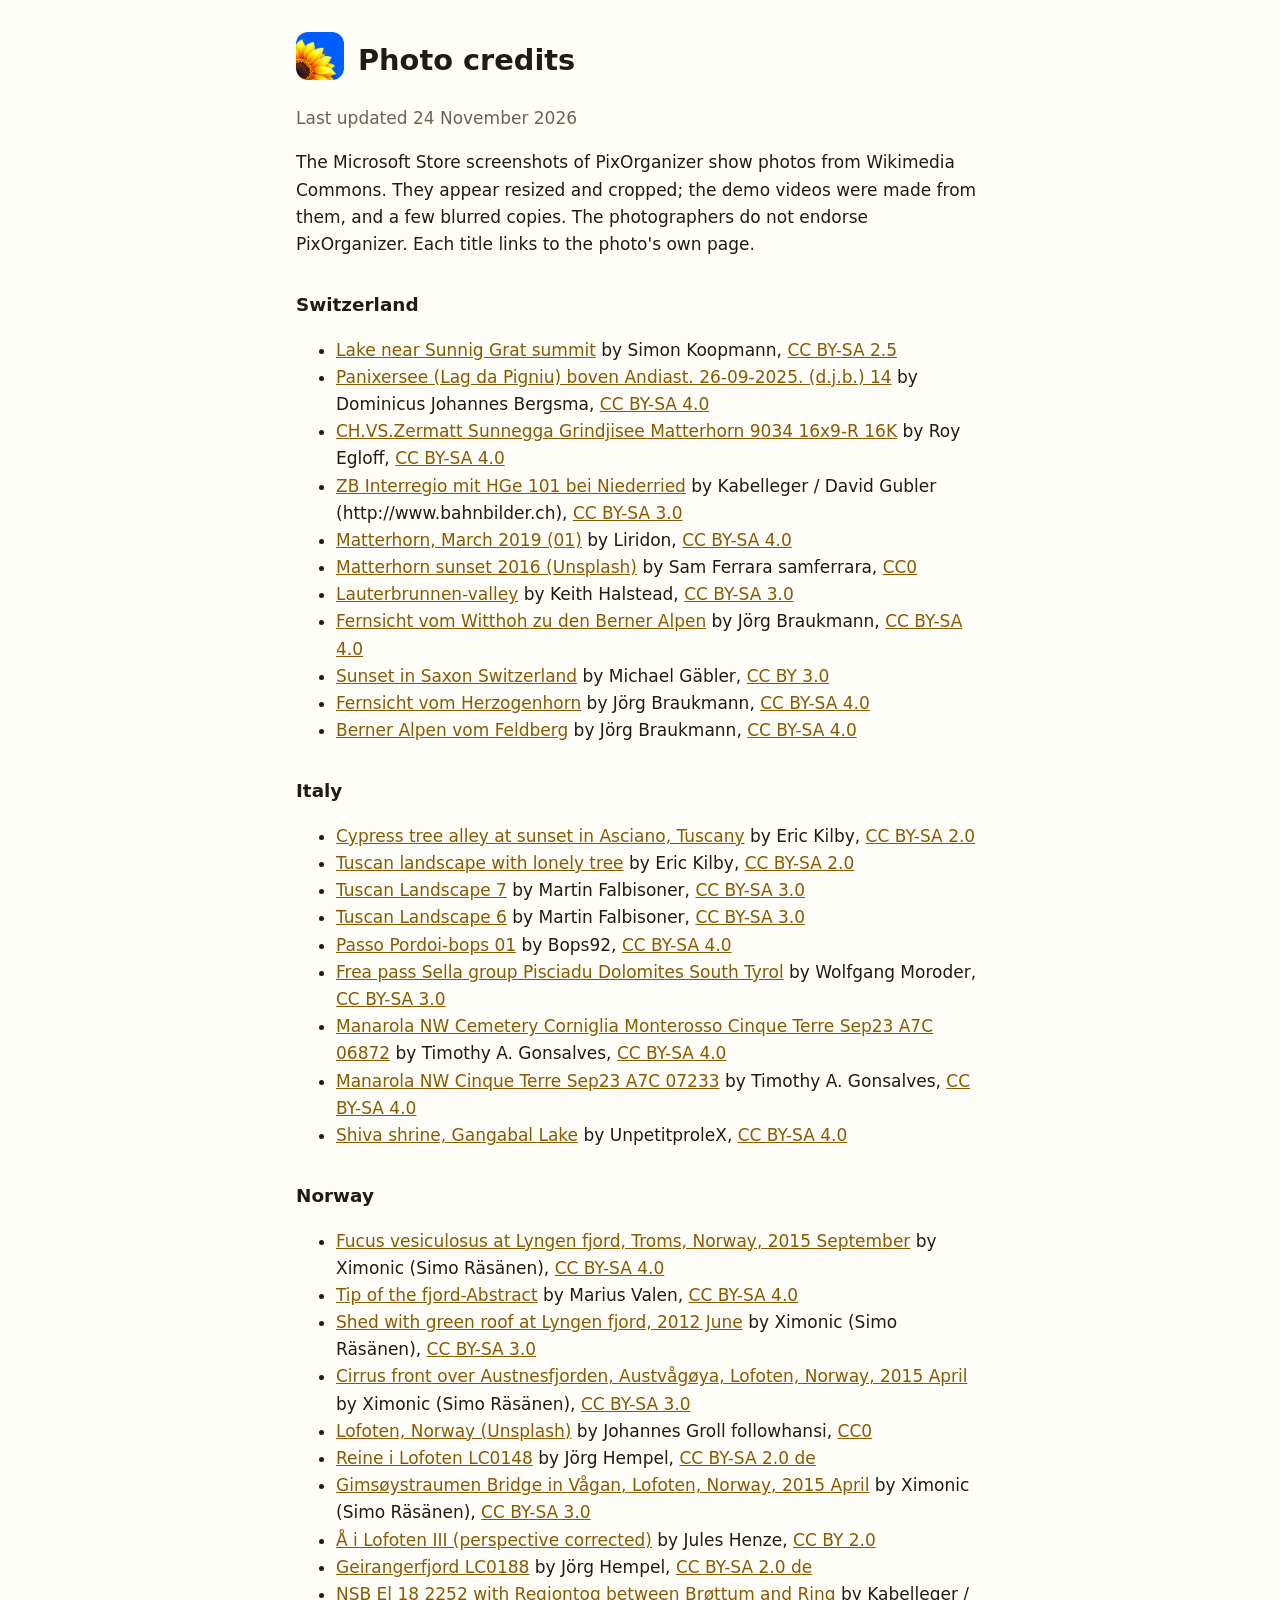
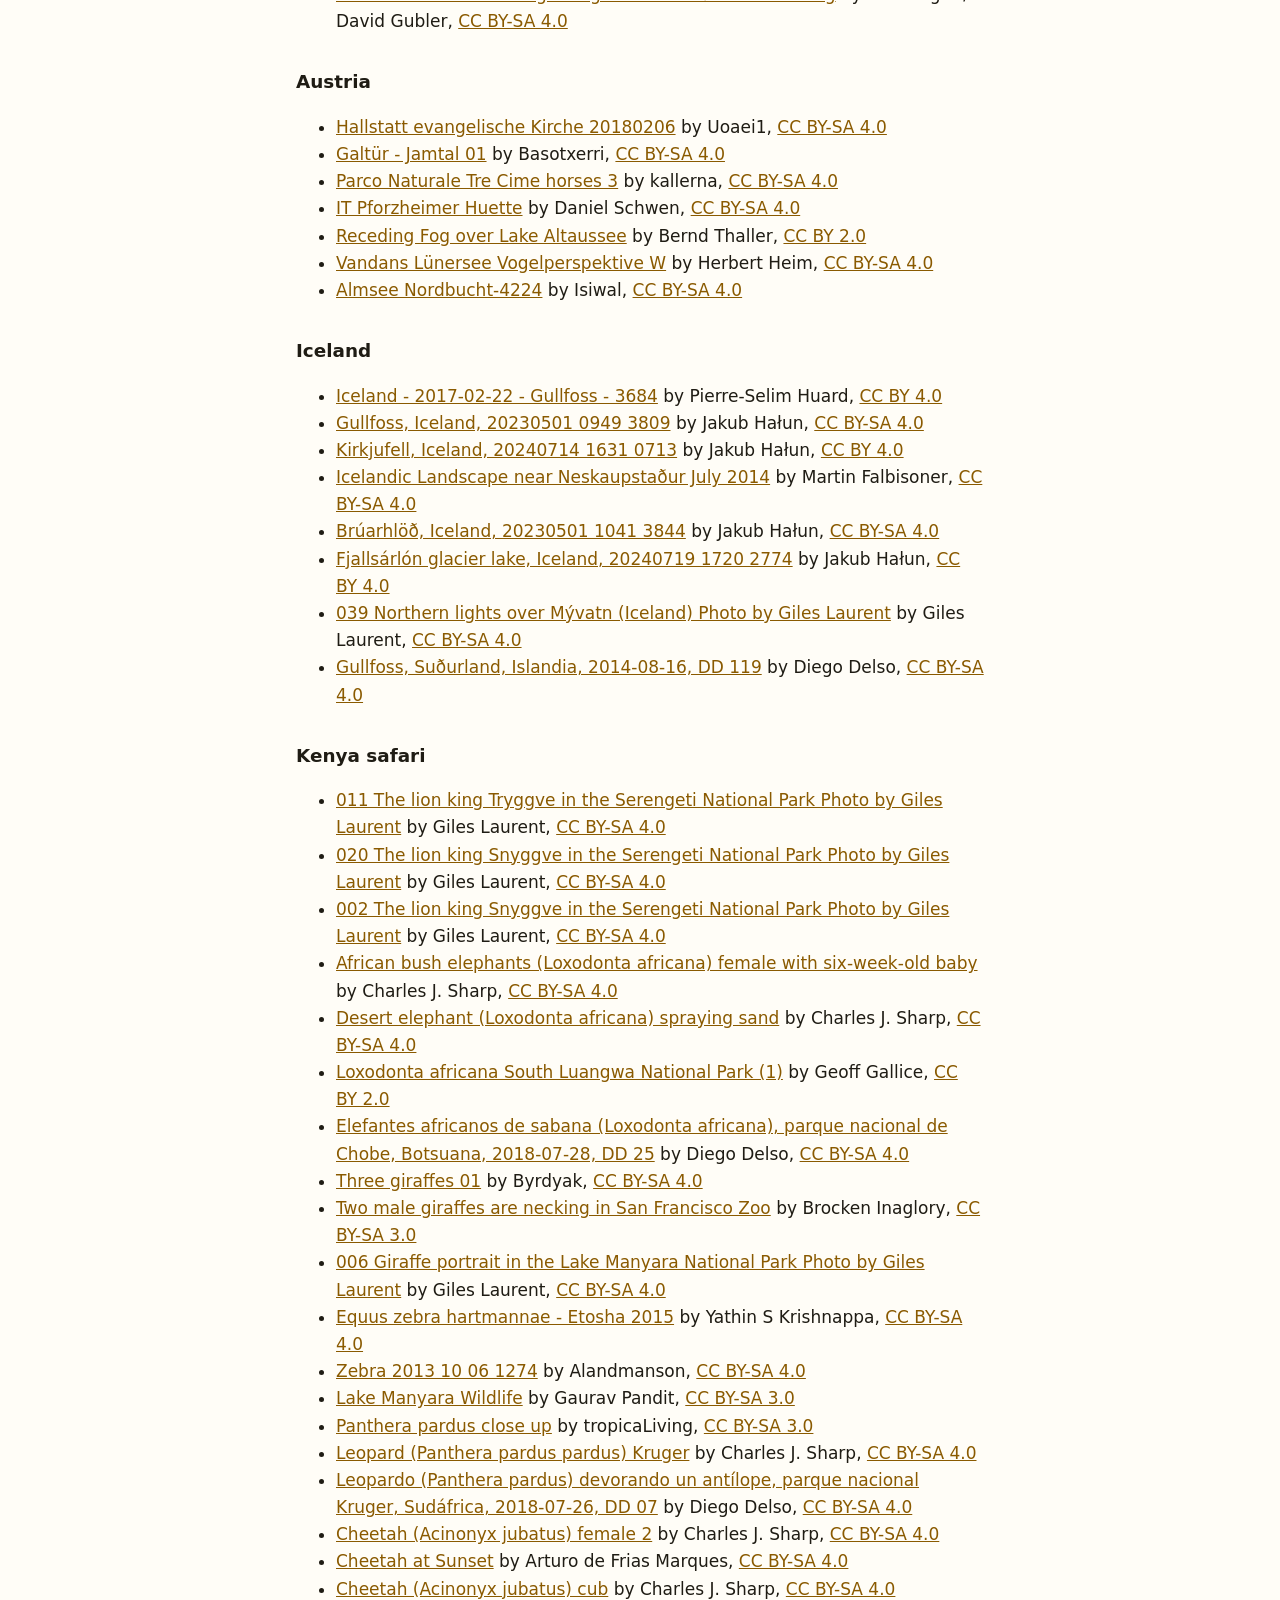
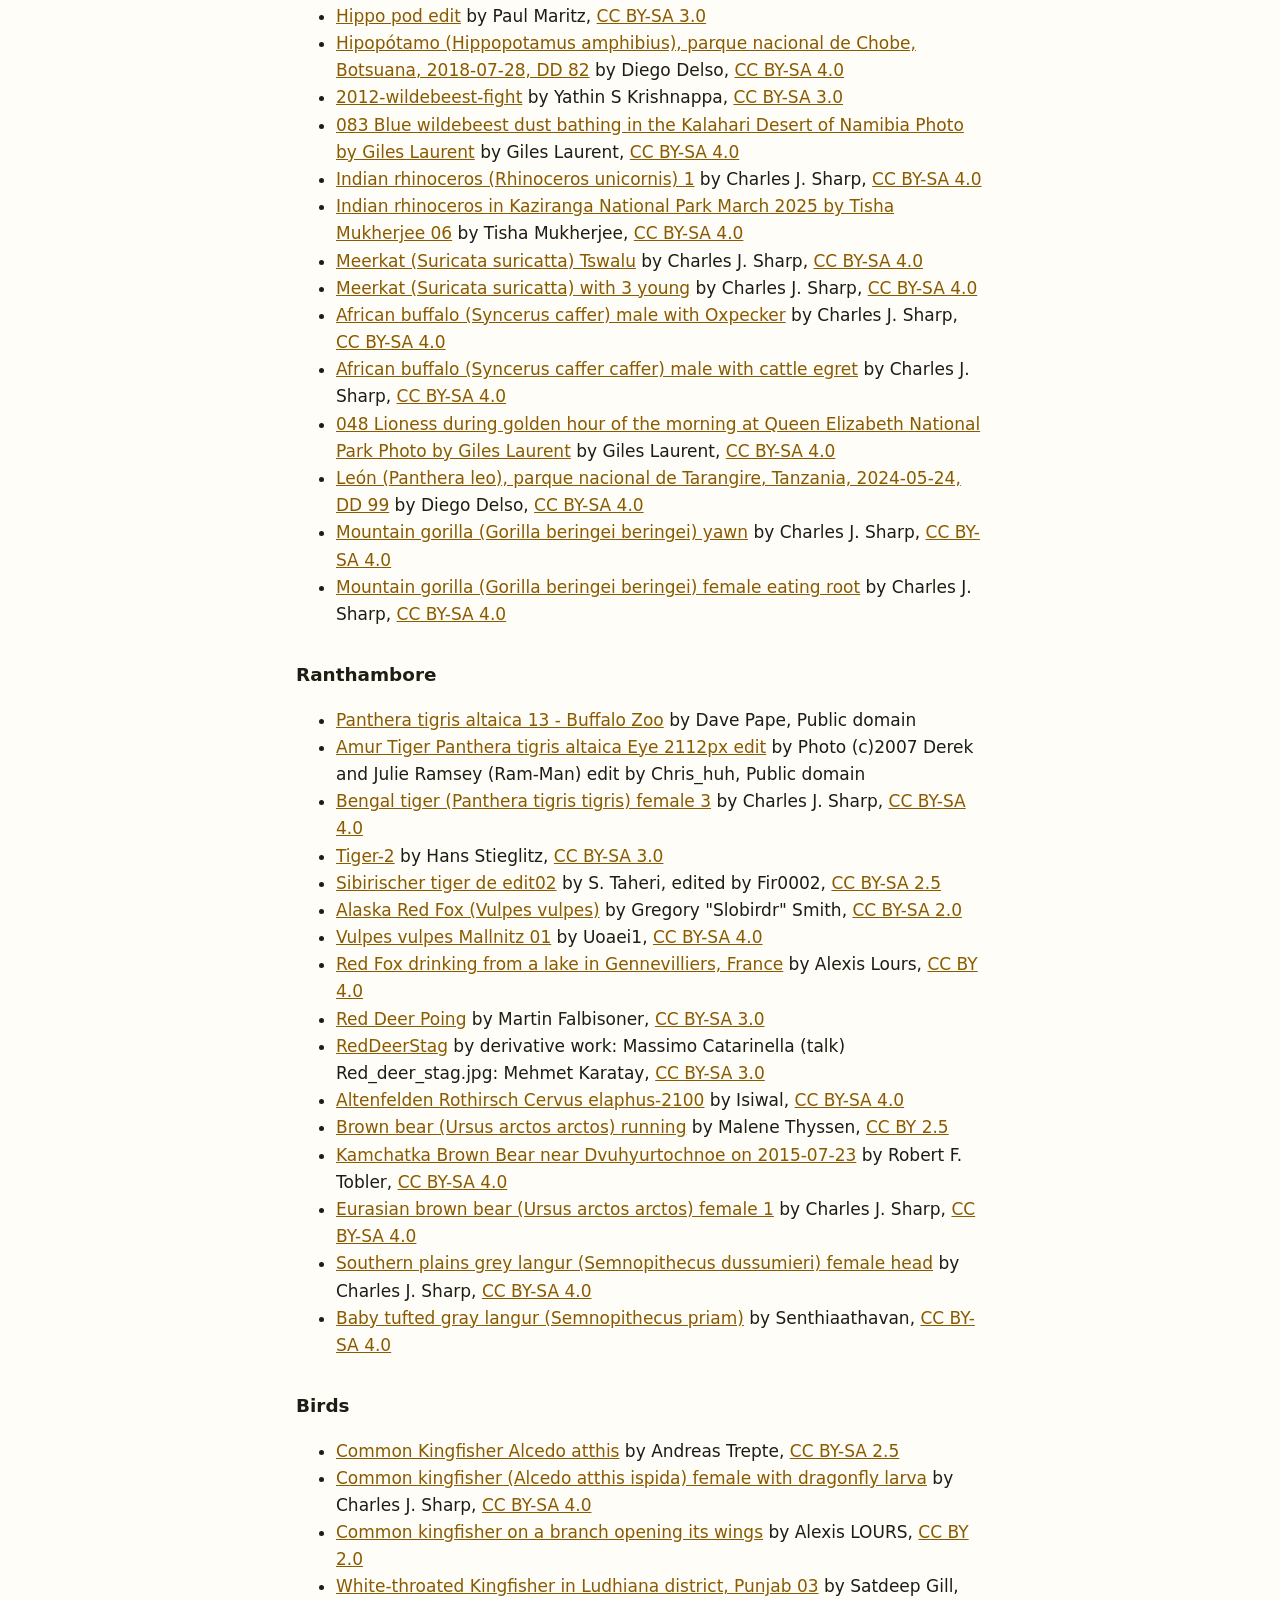
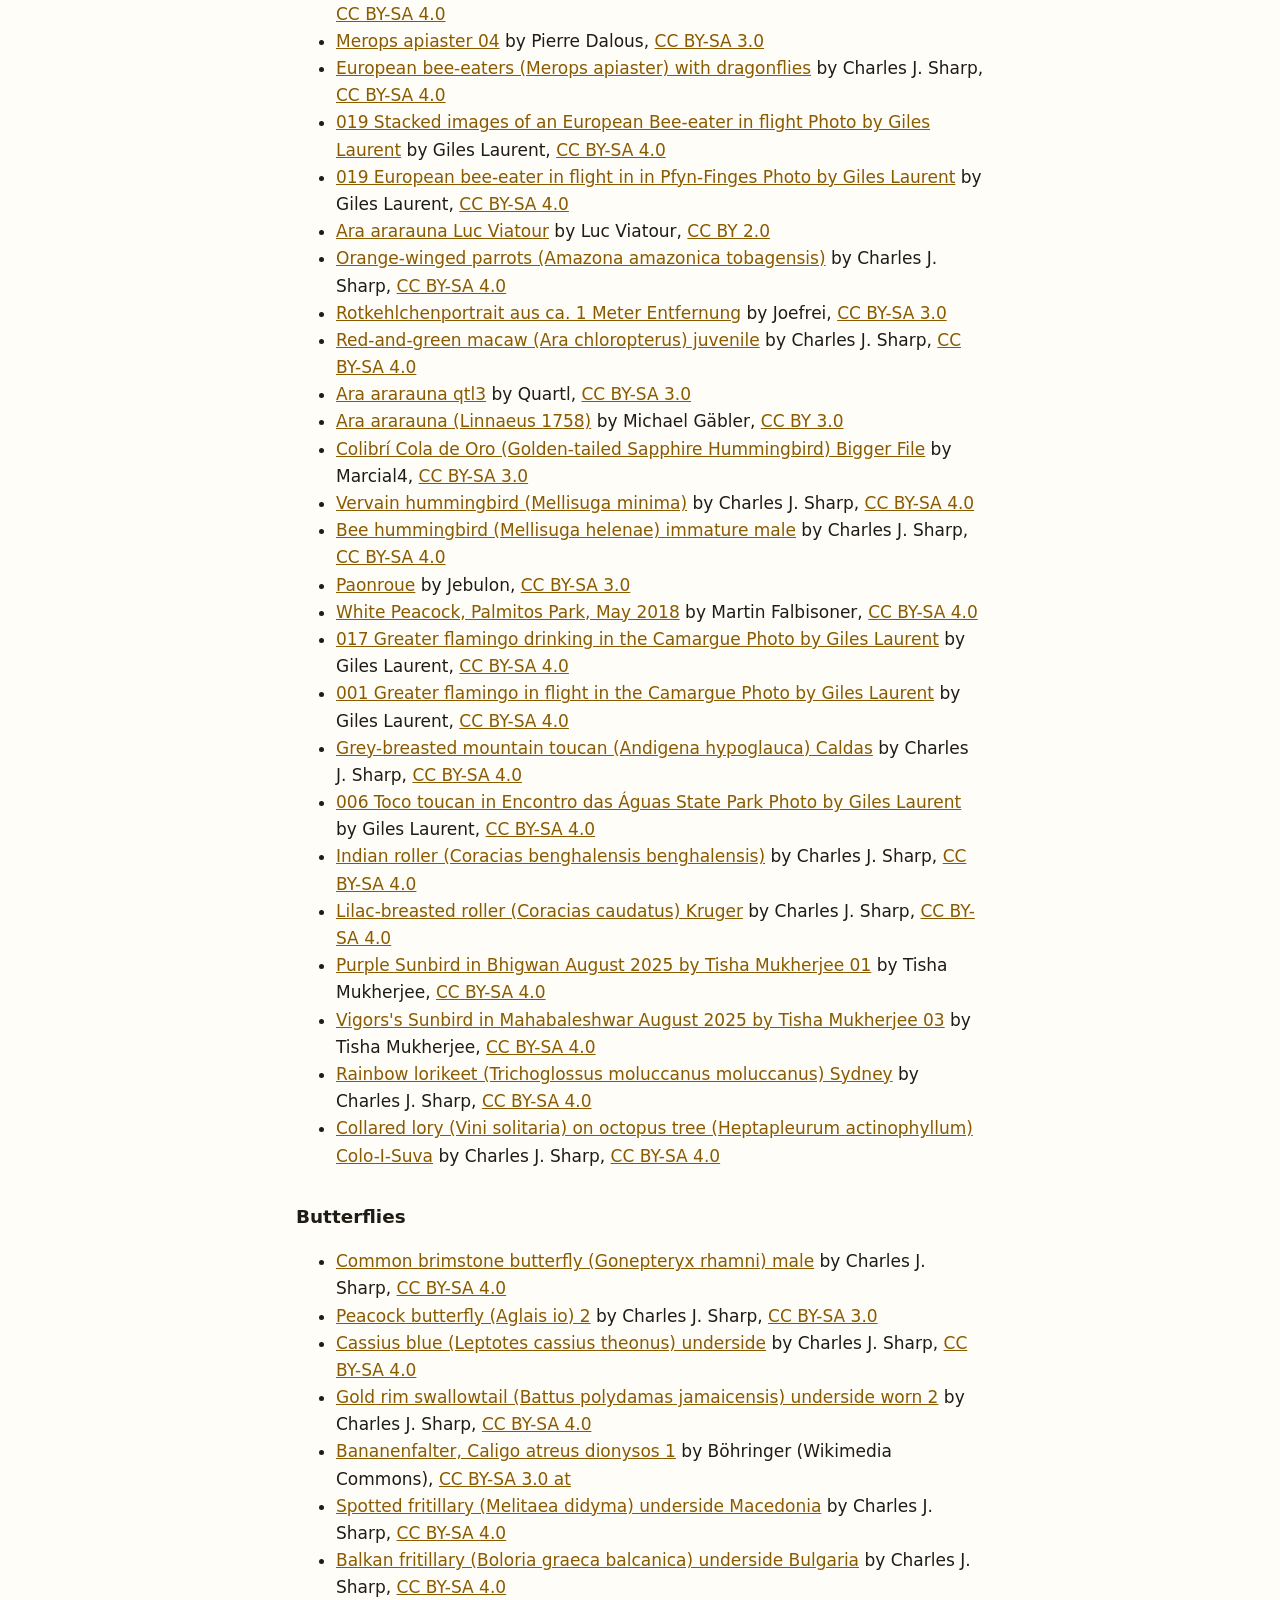
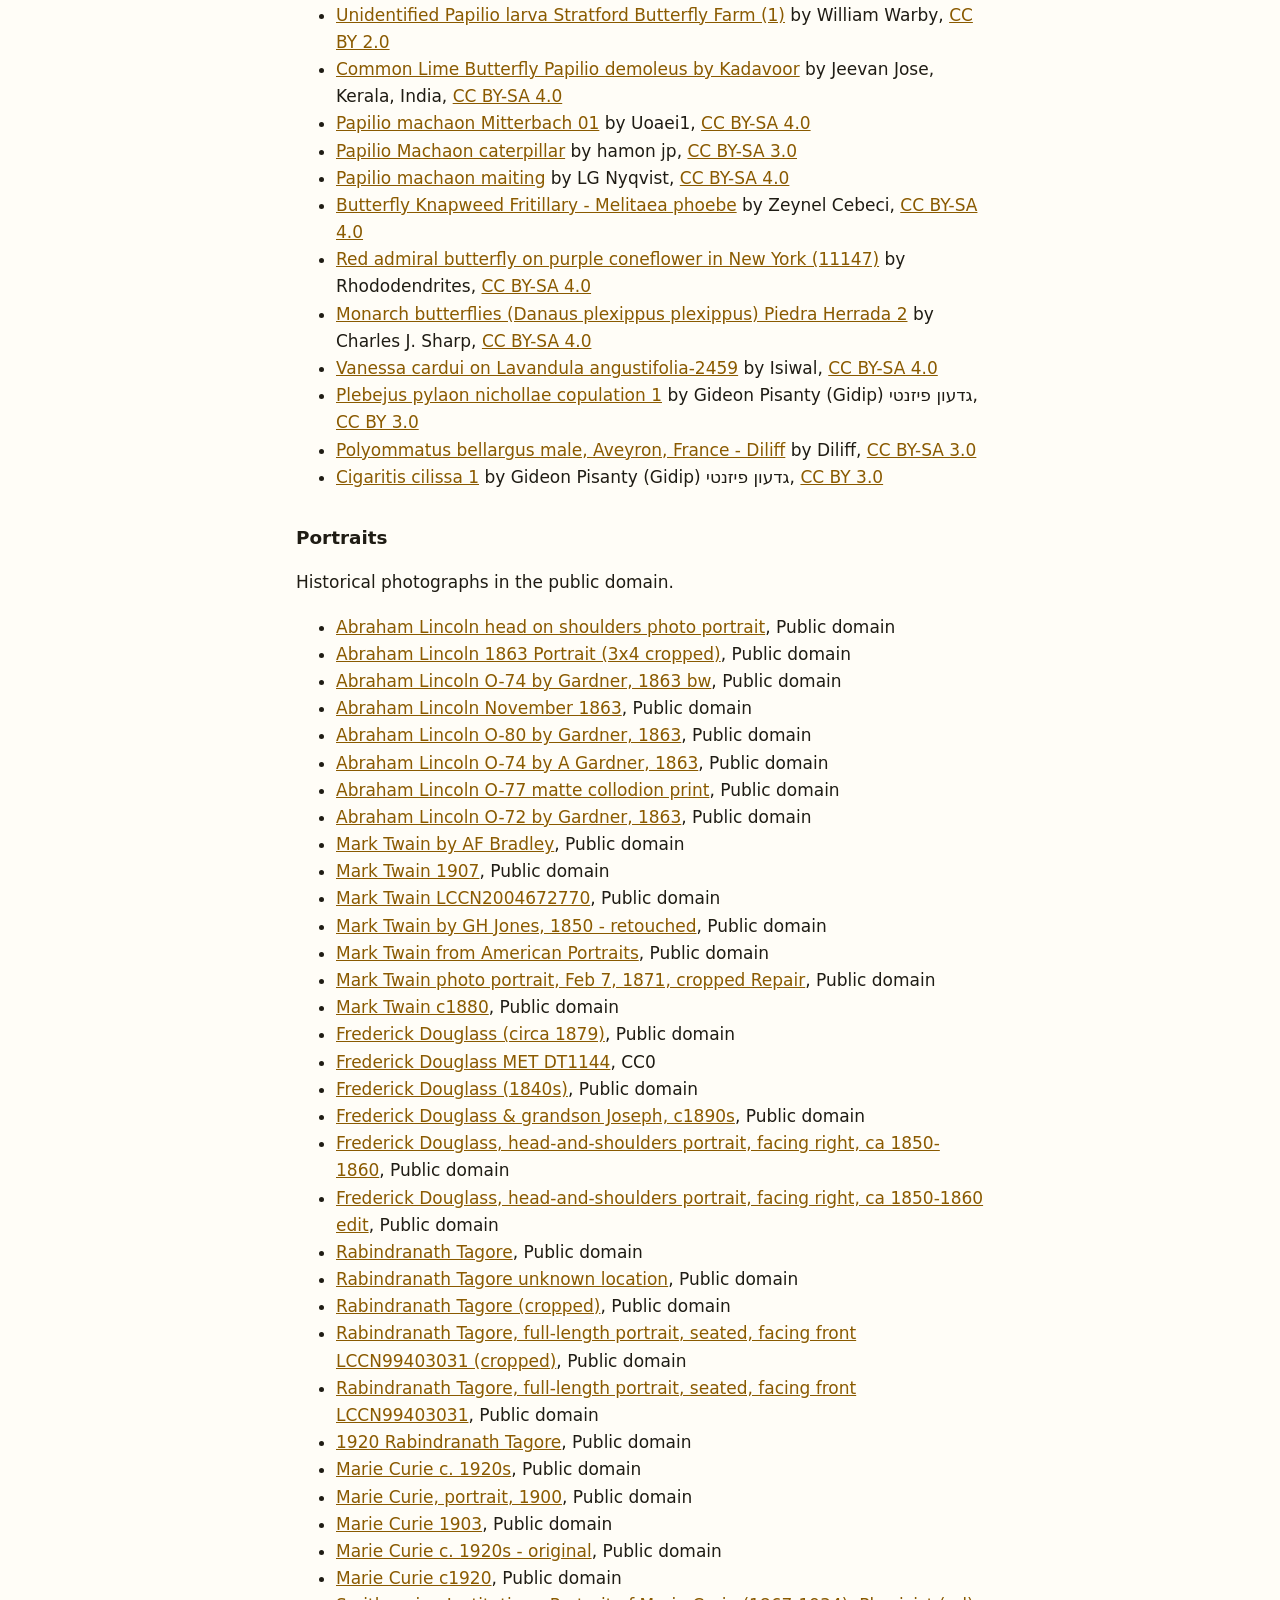
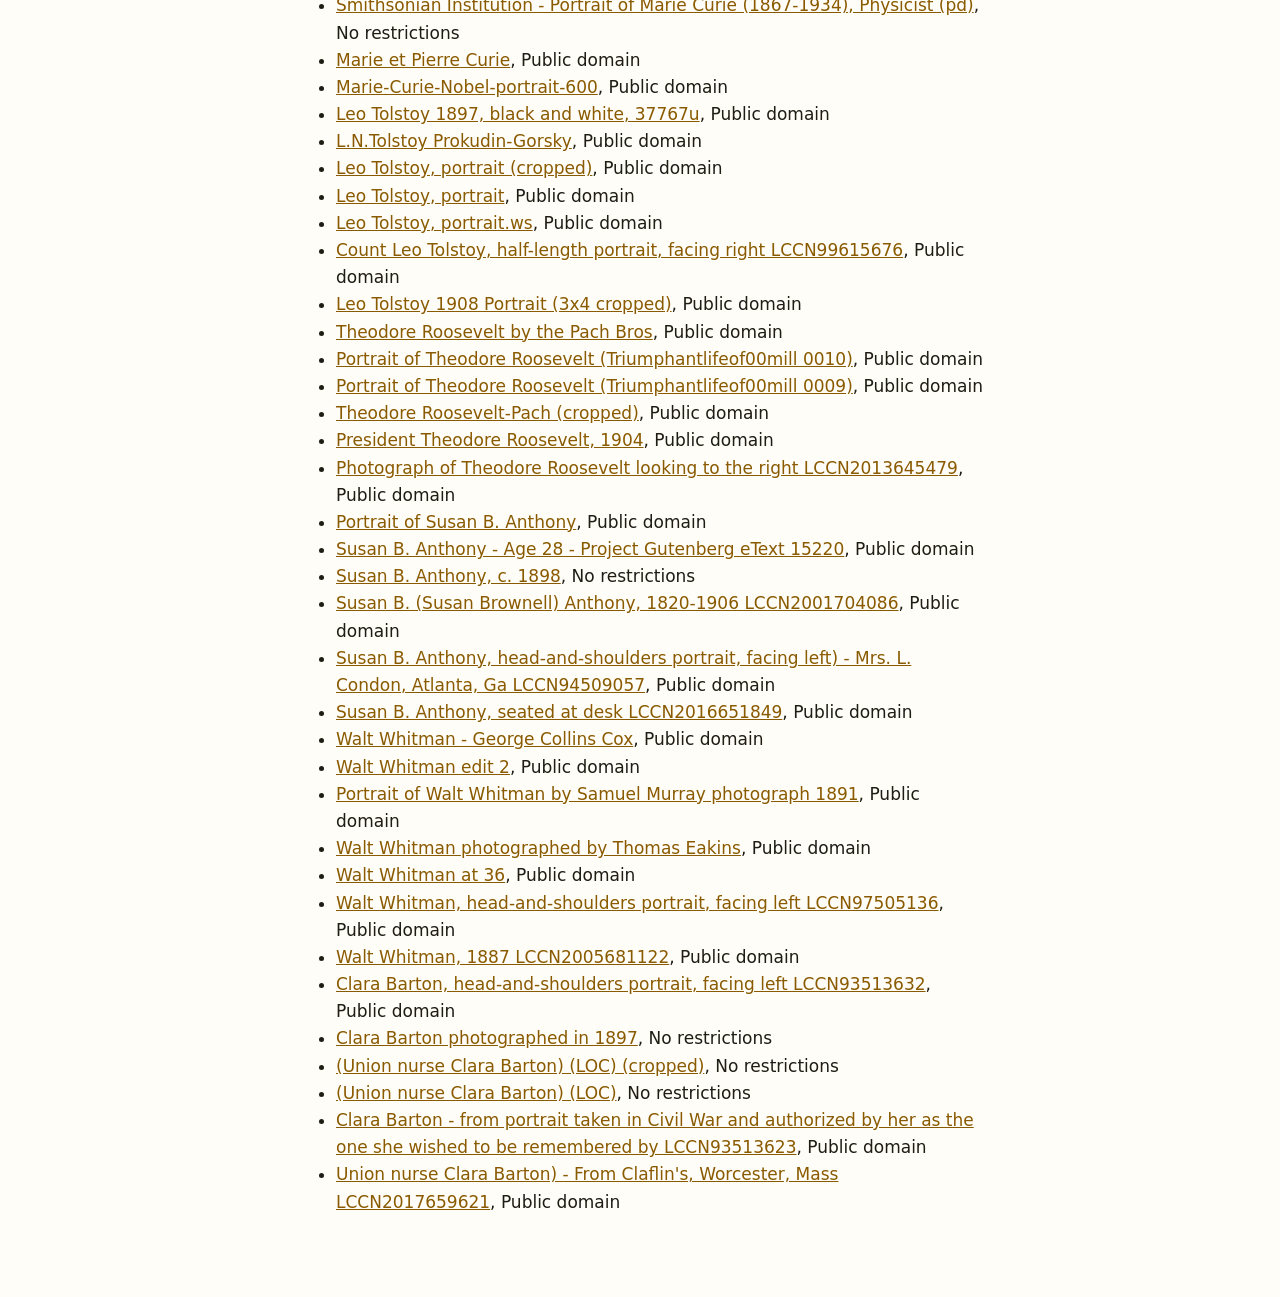
<file: credits/index.html>
<!doctype html>
<html lang="en">
<head>
<meta charset="utf-8">
<meta name="viewport" content="width=device-width, initial-scale=1">
<title>PixOrganizer photo credits</title>
<link rel="icon" href="../app_icon.png">
<link rel="stylesheet" href="../style.css">
</head>
<body>
<main>
<header><a href="../"><img src="../app_icon.png" alt="" width="48" height="48"></a><h1>Photo credits</h1></header>
<p class="muted">Last updated 24 November 2026</p>

<p>The Microsoft Store screenshots of PixOrganizer show photos from Wikimedia Commons. They appear resized and cropped;
the demo videos were made from them, and a few blurred copies. The photographers do not endorse PixOrganizer. Each title links to the photo's own page.</p>

<h2>Switzerland</h2>
<ul>
<li><a href="https://commons.wikimedia.org/wiki/File:Lake_near_Sunnig_Grat_summit.JPG">Lake near Sunnig Grat summit</a> by Simon Koopmann, <a href="https://creativecommons.org/licenses/by-sa/2.5/">CC BY-SA 2.5</a></li>
<li><a href="https://commons.wikimedia.org/wiki/File:Panixersee_(Lag_da_Pigniu)_boven_Andiast._26-09-2025._(d.j.b.)_14.jpg">Panixersee (Lag da Pigniu) boven Andiast. 26-09-2025. (d.j.b.) 14</a> by Dominicus Johannes Bergsma, <a href="https://creativecommons.org/licenses/by-sa/4.0/">CC BY-SA 4.0</a></li>
<li><a href="https://commons.wikimedia.org/wiki/File:CH.VS.Zermatt_Sunnegga_Grindjisee_Matterhorn_9034_16x9-R_16K.jpg">CH.VS.Zermatt Sunnegga Grindjisee Matterhorn 9034 16x9-R 16K</a> by Roy Egloff, <a href="https://creativecommons.org/licenses/by-sa/4.0/">CC BY-SA 4.0</a></li>
<li><a href="https://commons.wikimedia.org/wiki/File:ZB_Interregio_mit_HGe_101_bei_Niederried.jpg">ZB Interregio mit HGe 101 bei Niederried</a> by Kabelleger / David Gubler (http://www.bahnbilder.ch), <a href="https://creativecommons.org/licenses/by-sa/3.0/">CC BY-SA 3.0</a></li>
<li><a href="https://commons.wikimedia.org/wiki/File:Matterhorn,_March_2019_(01).jpg">Matterhorn, March 2019 (01)</a> by Liridon, <a href="https://creativecommons.org/licenses/by-sa/4.0/">CC BY-SA 4.0</a></li>
<li><a href="https://commons.wikimedia.org/wiki/File:Matterhorn_sunset_2016_(Unsplash).jpg">Matterhorn sunset 2016 (Unsplash)</a> by Sam Ferrara samferrara, <a href="https://creativecommons.org/publicdomain/zero/1.0/">CC0</a></li>
<li><a href="https://commons.wikimedia.org/wiki/File:Lauterbrunnen-valley.jpg">Lauterbrunnen-valley</a> by Keith Halstead, <a href="https://creativecommons.org/licenses/by-sa/3.0/">CC BY-SA 3.0</a></li>
<li><a href="https://commons.wikimedia.org/wiki/File:Fernsicht_vom_Witthoh_zu_den_Berner_Alpen.jpg">Fernsicht vom Witthoh zu den Berner Alpen</a> by Jörg Braukmann, <a href="https://creativecommons.org/licenses/by-sa/4.0/">CC BY-SA 4.0</a></li>
<li><a href="https://commons.wikimedia.org/wiki/File:Sunset_in_Saxon_Switzerland.jpg">Sunset in Saxon Switzerland</a> by Michael Gäbler, <a href="https://creativecommons.org/licenses/by/3.0/">CC BY 3.0</a></li>
<li><a href="https://commons.wikimedia.org/wiki/File:Fernsicht_vom_Herzogenhorn.jpg">Fernsicht vom Herzogenhorn</a> by Jörg Braukmann, <a href="https://creativecommons.org/licenses/by-sa/4.0/">CC BY-SA 4.0</a></li>
<li><a href="https://commons.wikimedia.org/wiki/File:Berner_Alpen_vom_Feldberg.jpg">Berner Alpen vom Feldberg</a> by Jörg Braukmann, <a href="https://creativecommons.org/licenses/by-sa/4.0/">CC BY-SA 4.0</a></li>
</ul>

<h2>Italy</h2>
<ul>
<li><a href="https://commons.wikimedia.org/wiki/File:Cypress_tree_alley_at_sunset_in_Asciano,_Tuscany.jpg">Cypress tree alley at sunset in Asciano, Tuscany</a> by Eric Kilby, <a href="https://creativecommons.org/licenses/by-sa/2.0/">CC BY-SA 2.0</a></li>
<li><a href="https://commons.wikimedia.org/wiki/File:Tuscan_landscape_with_lonely_tree.jpg">Tuscan landscape with lonely tree</a> by Eric Kilby, <a href="https://creativecommons.org/licenses/by-sa/2.0/">CC BY-SA 2.0</a></li>
<li><a href="https://commons.wikimedia.org/wiki/File:Tuscan_Landscape_7.JPG">Tuscan Landscape 7</a> by Martin Falbisoner, <a href="https://creativecommons.org/licenses/by-sa/3.0/">CC BY-SA 3.0</a></li>
<li><a href="https://commons.wikimedia.org/wiki/File:Tuscan_Landscape_6.JPG">Tuscan Landscape 6</a> by Martin Falbisoner, <a href="https://creativecommons.org/licenses/by-sa/3.0/">CC BY-SA 3.0</a></li>
<li><a href="https://commons.wikimedia.org/wiki/File:Passo_Pordoi-bops_01.jpg">Passo Pordoi-bops 01</a> by Bops92, <a href="https://creativecommons.org/licenses/by-sa/4.0/">CC BY-SA 4.0</a></li>
<li><a href="https://commons.wikimedia.org/wiki/File:Frea_pass_Sella_group_Pisciadu_Dolomites_South_Tyrol.jpg">Frea pass Sella group Pisciadu Dolomites South Tyrol</a> by Wolfgang Moroder, <a href="https://creativecommons.org/licenses/by-sa/3.0/">CC BY-SA 3.0</a></li>
<li><a href="https://commons.wikimedia.org/wiki/File:Manarola_NW_Cemetery_Corniglia_Monterosso_Cinque_Terre_Sep23_A7C_06872.jpg">Manarola NW Cemetery Corniglia Monterosso Cinque Terre Sep23 A7C 06872</a> by Timothy A. Gonsalves, <a href="https://creativecommons.org/licenses/by-sa/4.0/">CC BY-SA 4.0</a></li>
<li><a href="https://commons.wikimedia.org/wiki/File:Manarola_NW_Cinque_Terre_Sep23_A7C_07233.jpg">Manarola NW Cinque Terre Sep23 A7C 07233</a> by Timothy A. Gonsalves, <a href="https://creativecommons.org/licenses/by-sa/4.0/">CC BY-SA 4.0</a></li>
<li><a href="https://commons.wikimedia.org/wiki/File:Shiva_shrine,_Gangabal_Lake.jpg">Shiva shrine, Gangabal Lake</a> by UnpetitproleX, <a href="https://creativecommons.org/licenses/by-sa/4.0/">CC BY-SA 4.0</a></li>
</ul>

<h2>Norway</h2>
<ul>
<li><a href="https://commons.wikimedia.org/wiki/File:Fucus_vesiculosus_at_Lyngen_fjord,_Troms,_Norway,_2015_September.jpg">Fucus vesiculosus at Lyngen fjord, Troms, Norway, 2015 September</a> by Ximonic (Simo Räsänen), <a href="https://creativecommons.org/licenses/by-sa/4.0/">CC BY-SA 4.0</a></li>
<li><a href="https://commons.wikimedia.org/wiki/File:Tip_of_the_fjord-Abstract.jpg">Tip of the fjord-Abstract</a> by Marius Valen, <a href="https://creativecommons.org/licenses/by-sa/4.0/">CC BY-SA 4.0</a></li>
<li><a href="https://commons.wikimedia.org/wiki/File:Shed_with_green_roof_at_Lyngen_fjord,_2012_June.jpg">Shed with green roof at Lyngen fjord, 2012 June</a> by Ximonic (Simo Räsänen), <a href="https://creativecommons.org/licenses/by-sa/3.0/">CC BY-SA 3.0</a></li>
<li><a href="https://commons.wikimedia.org/wiki/File:Cirrus_front_over_Austnesfjorden,_Austv%C3%A5g%C3%B8ya,_Lofoten,_Norway,_2015_April.jpg">Cirrus front over Austnesfjorden, Austvågøya, Lofoten, Norway, 2015 April</a> by Ximonic (Simo Räsänen), <a href="https://creativecommons.org/licenses/by-sa/3.0/">CC BY-SA 3.0</a></li>
<li><a href="https://commons.wikimedia.org/wiki/File:Lofoten,_Norway_(Unsplash).jpg">Lofoten, Norway (Unsplash)</a> by Johannes Groll followhansi, <a href="https://creativecommons.org/publicdomain/zero/1.0/">CC0</a></li>
<li><a href="https://commons.wikimedia.org/wiki/File:Reine_i_Lofoten_LC0148.jpg">Reine i Lofoten LC0148</a> by Jörg Hempel, <a href="https://creativecommons.org/licenses/by-sa/2.0/de/">CC BY-SA 2.0 de</a></li>
<li><a href="https://commons.wikimedia.org/wiki/File:Gims%C3%B8ystraumen_Bridge_in_V%C3%A5gan,_Lofoten,_Norway,_2015_April.jpg">Gimsøystraumen Bridge in Vågan, Lofoten, Norway, 2015 April</a> by Ximonic (Simo Räsänen), <a href="https://creativecommons.org/licenses/by-sa/3.0/">CC BY-SA 3.0</a></li>
<li><a href="https://commons.wikimedia.org/wiki/File:%C3%85_i_Lofoten_III_(perspective_corrected).jpg">Å i Lofoten III (perspective corrected)</a> by Jules Henze, <a href="https://creativecommons.org/licenses/by/2.0/">CC BY 2.0</a></li>
<li><a href="https://commons.wikimedia.org/wiki/File:Geirangerfjord_LC0188.jpg">Geirangerfjord LC0188</a> by Jörg Hempel, <a href="https://creativecommons.org/licenses/by-sa/2.0/de/">CC BY-SA 2.0 de</a></li>
<li><a href="https://commons.wikimedia.org/wiki/File:NSB_El_18_2252_with_Regiontog_between_Br%C3%B8ttum_and_Ring.jpg">NSB El 18 2252 with Regiontog between Brøttum and Ring</a> by Kabelleger / David Gubler, <a href="https://creativecommons.org/licenses/by-sa/4.0/">CC BY-SA 4.0</a></li>
</ul>

<h2>Austria</h2>
<ul>
<li><a href="https://commons.wikimedia.org/wiki/File:Hallstatt_evangelische_Kirche_20180206.jpg">Hallstatt evangelische Kirche 20180206</a> by Uoaei1, <a href="https://creativecommons.org/licenses/by-sa/4.0/">CC BY-SA 4.0</a></li>
<li><a href="https://commons.wikimedia.org/wiki/File:Galt%C3%BCr_-_Jamtal_01.jpg">Galtür - Jamtal 01</a> by Basotxerri, <a href="https://creativecommons.org/licenses/by-sa/4.0/">CC BY-SA 4.0</a></li>
<li><a href="https://commons.wikimedia.org/wiki/File:Parco_Naturale_Tre_Cime_horses_3.jpg">Parco Naturale Tre Cime horses 3</a> by kallerna, <a href="https://creativecommons.org/licenses/by-sa/4.0/">CC BY-SA 4.0</a></li>
<li><a href="https://commons.wikimedia.org/wiki/File:IT_Pforzheimer_Huette.jpg">IT Pforzheimer Huette</a> by Daniel Schwen, <a href="https://creativecommons.org/licenses/by-sa/4.0/">CC BY-SA 4.0</a></li>
<li><a href="https://commons.wikimedia.org/wiki/File:Receding_Fog_over_Lake_Altaussee.jpg">Receding Fog over Lake Altaussee</a> by Bernd Thaller, <a href="https://creativecommons.org/licenses/by/2.0/">CC BY 2.0</a></li>
<li><a href="https://commons.wikimedia.org/wiki/File:Vandans_L%C3%BCnersee_Vogelperspektive_W.jpg">Vandans Lünersee Vogelperspektive W</a> by Herbert Heim, <a href="https://creativecommons.org/licenses/by-sa/4.0/">CC BY-SA 4.0</a></li>
<li><a href="https://commons.wikimedia.org/wiki/File:Almsee_Nordbucht-4224.jpg">Almsee Nordbucht-4224</a> by Isiwal, <a href="https://creativecommons.org/licenses/by-sa/4.0/">CC BY-SA 4.0</a></li>
</ul>

<h2>Iceland</h2>
<ul>
<li><a href="https://commons.wikimedia.org/wiki/File:Iceland_-_2017-02-22_-_Gullfoss_-_3684.jpg">Iceland - 2017-02-22 - Gullfoss - 3684</a> by Pierre-Selim Huard, <a href="https://creativecommons.org/licenses/by/4.0/">CC BY 4.0</a></li>
<li><a href="https://commons.wikimedia.org/wiki/File:Gullfoss,_Iceland,_20230501_0949_3809.jpg">Gullfoss, Iceland, 20230501 0949 3809</a> by Jakub Hałun, <a href="https://creativecommons.org/licenses/by-sa/4.0/">CC BY-SA 4.0</a></li>
<li><a href="https://commons.wikimedia.org/wiki/File:Kirkjufell,_Iceland,_20240714_1631_0713.jpg">Kirkjufell, Iceland, 20240714 1631 0713</a> by Jakub Hałun, <a href="https://creativecommons.org/licenses/by/4.0/">CC BY 4.0</a></li>
<li><a href="https://commons.wikimedia.org/wiki/File:Icelandic_Landscape_near_Neskaupsta%C3%B0ur_July_2014.JPG">Icelandic Landscape near Neskaupstaður July 2014</a> by Martin Falbisoner, <a href="https://creativecommons.org/licenses/by-sa/4.0/">CC BY-SA 4.0</a></li>
<li><a href="https://commons.wikimedia.org/wiki/File:Br%C3%BAarhl%C3%B6%C3%B0,_Iceland,_20230501_1041_3844.jpg">Brúarhlöð, Iceland, 20230501 1041 3844</a> by Jakub Hałun, <a href="https://creativecommons.org/licenses/by-sa/4.0/">CC BY-SA 4.0</a></li>
<li><a href="https://commons.wikimedia.org/wiki/File:Fjalls%C3%A1rl%C3%B3n_glacier_lake,_Iceland,_20240719_1720_2774.jpg">Fjallsárlón glacier lake, Iceland, 20240719 1720 2774</a> by Jakub Hałun, <a href="https://creativecommons.org/licenses/by/4.0/">CC BY 4.0</a></li>
<li><a href="https://commons.wikimedia.org/wiki/File:039_Northern_lights_over_M%C3%BDvatn_(Iceland)_Photo_by_Giles_Laurent.jpg">039 Northern lights over Mývatn (Iceland) Photo by Giles Laurent</a> by Giles Laurent, <a href="https://creativecommons.org/licenses/by-sa/4.0/">CC BY-SA 4.0</a></li>
<li><a href="https://commons.wikimedia.org/wiki/File:Gullfoss,_Su%C3%B0urland,_Islandia,_2014-08-16,_DD_119.JPG">Gullfoss, Suðurland, Islandia, 2014-08-16, DD 119</a> by Diego Delso, <a href="https://creativecommons.org/licenses/by-sa/4.0/">CC BY-SA 4.0</a></li>
</ul>

<h2>Kenya safari</h2>
<ul>
<li><a href="https://commons.wikimedia.org/wiki/File:011_The_lion_king_Tryggve_in_the_Serengeti_National_Park_Photo_by_Giles_Laurent.jpg">011 The lion king Tryggve in the Serengeti National Park Photo by Giles Laurent</a> by Giles Laurent, <a href="https://creativecommons.org/licenses/by-sa/4.0/">CC BY-SA 4.0</a></li>
<li><a href="https://commons.wikimedia.org/wiki/File:020_The_lion_king_Snyggve_in_the_Serengeti_National_Park_Photo_by_Giles_Laurent.jpg">020 The lion king Snyggve in the Serengeti National Park Photo by Giles Laurent</a> by Giles Laurent, <a href="https://creativecommons.org/licenses/by-sa/4.0/">CC BY-SA 4.0</a></li>
<li><a href="https://commons.wikimedia.org/wiki/File:002_The_lion_king_Snyggve_in_the_Serengeti_National_Park_Photo_by_Giles_Laurent.jpg">002 The lion king Snyggve in the Serengeti National Park Photo by Giles Laurent</a> by Giles Laurent, <a href="https://creativecommons.org/licenses/by-sa/4.0/">CC BY-SA 4.0</a></li>
<li><a href="https://commons.wikimedia.org/wiki/File:African_bush_elephants_(Loxodonta_africana)_female_with_six-week-old_baby.jpg">African bush elephants (Loxodonta africana) female with six-week-old baby</a> by Charles J. Sharp, <a href="https://creativecommons.org/licenses/by-sa/4.0/">CC BY-SA 4.0</a></li>
<li><a href="https://commons.wikimedia.org/wiki/File:Desert_elephant_(Loxodonta_africana)_spraying_sand.jpg">Desert elephant (Loxodonta africana) spraying sand</a> by Charles J. Sharp, <a href="https://creativecommons.org/licenses/by-sa/4.0/">CC BY-SA 4.0</a></li>
<li><a href="https://commons.wikimedia.org/wiki/File:Loxodonta_africana_South_Luangwa_National_Park_(1).jpg">Loxodonta africana South Luangwa National Park (1)</a> by Geoff Gallice, <a href="https://creativecommons.org/licenses/by/2.0/">CC BY 2.0</a></li>
<li><a href="https://commons.wikimedia.org/wiki/File:Elefantes_africanos_de_sabana_(Loxodonta_africana),_parque_nacional_de_Chobe,_Botsuana,_2018-07-28,_DD_25.jpg">Elefantes africanos de sabana (Loxodonta africana), parque nacional de Chobe, Botsuana, 2018-07-28, DD 25</a> by Diego Delso, <a href="https://creativecommons.org/licenses/by-sa/4.0/">CC BY-SA 4.0</a></li>
<li><a href="https://commons.wikimedia.org/wiki/File:Three_giraffes_01.jpg">Three giraffes 01</a> by Byrdyak, <a href="https://creativecommons.org/licenses/by-sa/4.0/">CC BY-SA 4.0</a></li>
<li><a href="https://commons.wikimedia.org/wiki/File:Two_male_giraffes_are_necking_in_San_Francisco_Zoo.jpg">Two male giraffes are necking in San Francisco Zoo</a> by Brocken Inaglory, <a href="https://creativecommons.org/licenses/by-sa/3.0/">CC BY-SA 3.0</a></li>
<li><a href="https://commons.wikimedia.org/wiki/File:006_Giraffe_portrait_in_the_Lake_Manyara_National_Park_Photo_by_Giles_Laurent.jpg">006 Giraffe portrait in the Lake Manyara National Park Photo by Giles Laurent</a> by Giles Laurent, <a href="https://creativecommons.org/licenses/by-sa/4.0/">CC BY-SA 4.0</a></li>
<li><a href="https://commons.wikimedia.org/wiki/File:Equus_zebra_hartmannae_-_Etosha_2015.jpg">Equus zebra hartmannae - Etosha 2015</a> by Yathin S Krishnappa, <a href="https://creativecommons.org/licenses/by-sa/4.0/">CC BY-SA 4.0</a></li>
<li><a href="https://commons.wikimedia.org/wiki/File:Zebra_2013_10_06_1274.jpg">Zebra 2013 10 06 1274</a> by Alandmanson, <a href="https://creativecommons.org/licenses/by-sa/4.0/">CC BY-SA 4.0</a></li>
<li><a href="https://commons.wikimedia.org/wiki/File:Lake_Manyara_Wildlife.jpg">Lake Manyara Wildlife</a> by Gaurav Pandit, <a href="https://creativecommons.org/licenses/by-sa/3.0/">CC BY-SA 3.0</a></li>
<li><a href="https://commons.wikimedia.org/wiki/File:Panthera_pardus_close_up.jpg">Panthera pardus close up</a> by tropicaLiving, <a href="https://creativecommons.org/licenses/by-sa/3.0/">CC BY-SA 3.0</a></li>
<li><a href="https://commons.wikimedia.org/wiki/File:Leopard_(Panthera_pardus_pardus)_Kruger.jpg">Leopard (Panthera pardus pardus) Kruger</a> by Charles J. Sharp, <a href="https://creativecommons.org/licenses/by-sa/4.0/">CC BY-SA 4.0</a></li>
<li><a href="https://commons.wikimedia.org/wiki/File:Leopardo_(Panthera_pardus)_devorando_un_ant%C3%ADlope,_parque_nacional_Kruger,_Sud%C3%A1frica,_2018-07-26,_DD_07.jpg">Leopardo (Panthera pardus) devorando un antílope, parque nacional Kruger, Sudáfrica, 2018-07-26, DD 07</a> by Diego Delso, <a href="https://creativecommons.org/licenses/by-sa/4.0/">CC BY-SA 4.0</a></li>
<li><a href="https://commons.wikimedia.org/wiki/File:Cheetah_(Acinonyx_jubatus)_female_2.jpg">Cheetah (Acinonyx jubatus) female 2</a> by Charles J. Sharp, <a href="https://creativecommons.org/licenses/by-sa/4.0/">CC BY-SA 4.0</a></li>
<li><a href="https://commons.wikimedia.org/wiki/File:Cheetah_at_Sunset.jpg">Cheetah at Sunset</a> by Arturo de Frias Marques, <a href="https://creativecommons.org/licenses/by-sa/4.0/">CC BY-SA 4.0</a></li>
<li><a href="https://commons.wikimedia.org/wiki/File:Cheetah_(Acinonyx_jubatus)_cub.jpg">Cheetah (Acinonyx jubatus) cub</a> by Charles J. Sharp, <a href="https://creativecommons.org/licenses/by-sa/4.0/">CC BY-SA 4.0</a></li>
<li><a href="https://commons.wikimedia.org/wiki/File:Hippo_pod_edit.jpg">Hippo pod edit</a> by Paul Maritz, <a href="https://creativecommons.org/licenses/by-sa/3.0/">CC BY-SA 3.0</a></li>
<li><a href="https://commons.wikimedia.org/wiki/File:Hipop%C3%B3tamo_(Hippopotamus_amphibius),_parque_nacional_de_Chobe,_Botsuana,_2018-07-28,_DD_82.jpg">Hipopótamo (Hippopotamus amphibius), parque nacional de Chobe, Botsuana, 2018-07-28, DD 82</a> by Diego Delso, <a href="https://creativecommons.org/licenses/by-sa/4.0/">CC BY-SA 4.0</a></li>
<li><a href="https://commons.wikimedia.org/wiki/File:2012-wildebeest-fight.jpg">2012-wildebeest-fight</a> by Yathin S Krishnappa, <a href="https://creativecommons.org/licenses/by-sa/3.0/">CC BY-SA 3.0</a></li>
<li><a href="https://commons.wikimedia.org/wiki/File:083_Blue_wildebeest_dust_bathing_in_the_Kalahari_Desert_of_Namibia_Photo_by_Giles_Laurent.jpg">083 Blue wildebeest dust bathing in the Kalahari Desert of Namibia Photo by Giles Laurent</a> by Giles Laurent, <a href="https://creativecommons.org/licenses/by-sa/4.0/">CC BY-SA 4.0</a></li>
<li><a href="https://commons.wikimedia.org/wiki/File:Indian_rhinoceros_(Rhinoceros_unicornis)_1.jpg">Indian rhinoceros (Rhinoceros unicornis) 1</a> by Charles J. Sharp, <a href="https://creativecommons.org/licenses/by-sa/4.0/">CC BY-SA 4.0</a></li>
<li><a href="https://commons.wikimedia.org/wiki/File:Indian_rhinoceros_in_Kaziranga_National_Park_March_2025_by_Tisha_Mukherjee_06.jpg">Indian rhinoceros in Kaziranga National Park March 2025 by Tisha Mukherjee 06</a> by Tisha Mukherjee, <a href="https://creativecommons.org/licenses/by-sa/4.0/">CC BY-SA 4.0</a></li>
<li><a href="https://commons.wikimedia.org/wiki/File:Meerkat_(Suricata_suricatta)_Tswalu.jpg">Meerkat (Suricata suricatta) Tswalu</a> by Charles J. Sharp, <a href="https://creativecommons.org/licenses/by-sa/4.0/">CC BY-SA 4.0</a></li>
<li><a href="https://commons.wikimedia.org/wiki/File:Meerkat_(Suricata_suricatta)_with_3_young.jpg">Meerkat (Suricata suricatta) with 3 young</a> by Charles J. Sharp, <a href="https://creativecommons.org/licenses/by-sa/4.0/">CC BY-SA 4.0</a></li>
<li><a href="https://commons.wikimedia.org/wiki/File:African_buffalo_(Syncerus_caffer)_male_with_Oxpecker.jpg">African buffalo (Syncerus caffer) male with Oxpecker</a> by Charles J. Sharp, <a href="https://creativecommons.org/licenses/by-sa/4.0/">CC BY-SA 4.0</a></li>
<li><a href="https://commons.wikimedia.org/wiki/File:African_buffalo_(Syncerus_caffer_caffer)_male_with_cattle_egret.jpg">African buffalo (Syncerus caffer caffer) male with cattle egret</a> by Charles J. Sharp, <a href="https://creativecommons.org/licenses/by-sa/4.0/">CC BY-SA 4.0</a></li>
<li><a href="https://commons.wikimedia.org/wiki/File:048_Lioness_during_golden_hour_of_the_morning_at_Queen_Elizabeth_National_Park_Photo_by_Giles_Laurent.jpg">048 Lioness during golden hour of the morning at Queen Elizabeth National Park Photo by Giles Laurent</a> by Giles Laurent, <a href="https://creativecommons.org/licenses/by-sa/4.0/">CC BY-SA 4.0</a></li>
<li><a href="https://commons.wikimedia.org/wiki/File:Le%C3%B3n_(Panthera_leo),_parque_nacional_de_Tarangire,_Tanzania,_2024-05-24,_DD_99.jpg">León (Panthera leo), parque nacional de Tarangire, Tanzania, 2024-05-24, DD 99</a> by Diego Delso, <a href="https://creativecommons.org/licenses/by-sa/4.0/">CC BY-SA 4.0</a></li>
<li><a href="https://commons.wikimedia.org/wiki/File:Mountain_gorilla_(Gorilla_beringei_beringei)_yawn.jpg">Mountain gorilla (Gorilla beringei beringei) yawn</a> by Charles J. Sharp, <a href="https://creativecommons.org/licenses/by-sa/4.0/">CC BY-SA 4.0</a></li>
<li><a href="https://commons.wikimedia.org/wiki/File:Mountain_gorilla_(Gorilla_beringei_beringei)_female_eating_root.jpg">Mountain gorilla (Gorilla beringei beringei) female eating root</a> by Charles J. Sharp, <a href="https://creativecommons.org/licenses/by-sa/4.0/">CC BY-SA 4.0</a></li>
</ul>

<h2>Ranthambore</h2>
<ul>
<li><a href="https://commons.wikimedia.org/wiki/File:Panthera_tigris_altaica_13_-_Buffalo_Zoo.jpg">Panthera tigris altaica 13 - Buffalo Zoo</a> by Dave Pape, Public domain</li>
<li><a href="https://commons.wikimedia.org/wiki/File:Amur_Tiger_Panthera_tigris_altaica_Eye_2112px_edit.jpg">Amur Tiger Panthera tigris altaica Eye 2112px edit</a> by Photo (c)2007 Derek and Julie Ramsey (Ram-Man) edit by Chris_huh, Public domain</li>
<li><a href="https://commons.wikimedia.org/wiki/File:Bengal_tiger_(Panthera_tigris_tigris)_female_3.jpg">Bengal tiger (Panthera tigris tigris) female 3</a> by Charles J. Sharp, <a href="https://creativecommons.org/licenses/by-sa/4.0/">CC BY-SA 4.0</a></li>
<li><a href="https://commons.wikimedia.org/wiki/File:Tiger-2.jpg">Tiger-2</a> by Hans Stieglitz, <a href="https://creativecommons.org/licenses/by-sa/3.0/">CC BY-SA 3.0</a></li>
<li><a href="https://commons.wikimedia.org/wiki/File:Sibirischer_tiger_de_edit02.jpg">Sibirischer tiger de edit02</a> by S. Taheri, edited by Fir0002, <a href="https://creativecommons.org/licenses/by-sa/2.5/">CC BY-SA 2.5</a></li>
<li><a href="https://commons.wikimedia.org/wiki/File:Alaska_Red_Fox_(Vulpes_vulpes).jpg">Alaska Red Fox (Vulpes vulpes)</a> by Gregory &quot;Slobirdr&quot; Smith, <a href="https://creativecommons.org/licenses/by-sa/2.0/">CC BY-SA 2.0</a></li>
<li><a href="https://commons.wikimedia.org/wiki/File:Vulpes_vulpes_Mallnitz_01.jpg">Vulpes vulpes Mallnitz 01</a> by Uoaei1, <a href="https://creativecommons.org/licenses/by-sa/4.0/">CC BY-SA 4.0</a></li>
<li><a href="https://commons.wikimedia.org/wiki/File:Red_Fox_drinking_from_a_lake_in_Gennevilliers,_France.jpg">Red Fox drinking from a lake in Gennevilliers, France</a> by Alexis Lours, <a href="https://creativecommons.org/licenses/by/4.0/">CC BY 4.0</a></li>
<li><a href="https://commons.wikimedia.org/wiki/File:Red_Deer_Poing.JPG">Red Deer Poing</a> by Martin Falbisoner, <a href="https://creativecommons.org/licenses/by-sa/3.0/">CC BY-SA 3.0</a></li>
<li><a href="https://commons.wikimedia.org/wiki/File:RedDeerStag.jpg">RedDeerStag</a> by derivative work: Massimo Catarinella (talk) Red_deer_stag.jpg: Mehmet Karatay, <a href="https://creativecommons.org/licenses/by-sa/3.0/">CC BY-SA 3.0</a></li>
<li><a href="https://commons.wikimedia.org/wiki/File:Altenfelden_Rothirsch_Cervus_elaphus-2100.jpg">Altenfelden Rothirsch Cervus elaphus-2100</a> by Isiwal, <a href="https://creativecommons.org/licenses/by-sa/4.0/">CC BY-SA 4.0</a></li>
<li><a href="https://commons.wikimedia.org/wiki/File:Brown_bear_(Ursus_arctos_arctos)_running.jpg">Brown bear (Ursus arctos arctos) running</a> by Malene Thyssen, <a href="https://creativecommons.org/licenses/by/2.5/">CC BY 2.5</a></li>
<li><a href="https://commons.wikimedia.org/wiki/File:Kamchatka_Brown_Bear_near_Dvuhyurtochnoe_on_2015-07-23.jpg">Kamchatka Brown Bear near Dvuhyurtochnoe on 2015-07-23</a> by Robert F. Tobler, <a href="https://creativecommons.org/licenses/by-sa/4.0/">CC BY-SA 4.0</a></li>
<li><a href="https://commons.wikimedia.org/wiki/File:Eurasian_brown_bear_(Ursus_arctos_arctos)_female_1.jpg">Eurasian brown bear (Ursus arctos arctos) female 1</a> by Charles J. Sharp, <a href="https://creativecommons.org/licenses/by-sa/4.0/">CC BY-SA 4.0</a></li>
<li><a href="https://commons.wikimedia.org/wiki/File:Southern_plains_grey_langur_(Semnopithecus_dussumieri)_female_head.jpg">Southern plains grey langur (Semnopithecus dussumieri) female head</a> by Charles J. Sharp, <a href="https://creativecommons.org/licenses/by-sa/4.0/">CC BY-SA 4.0</a></li>
<li><a href="https://commons.wikimedia.org/wiki/File:Baby_tufted_gray_langur_(Semnopithecus_priam).jpg">Baby tufted gray langur (Semnopithecus priam)</a> by Senthiaathavan, <a href="https://creativecommons.org/licenses/by-sa/4.0/">CC BY-SA 4.0</a></li>
</ul>

<h2>Birds</h2>
<ul>
<li><a href="https://commons.wikimedia.org/wiki/File:Common_Kingfisher_Alcedo_atthis.jpg">Common Kingfisher Alcedo atthis</a> by Andreas Trepte, <a href="https://creativecommons.org/licenses/by-sa/2.5/">CC BY-SA 2.5</a></li>
<li><a href="https://commons.wikimedia.org/wiki/File:Common_kingfisher_(Alcedo_atthis_ispida)_female_with_dragonfly_larva.jpg">Common kingfisher (Alcedo atthis ispida) female with dragonfly larva</a> by Charles J. Sharp, <a href="https://creativecommons.org/licenses/by-sa/4.0/">CC BY-SA 4.0</a></li>
<li><a href="https://commons.wikimedia.org/wiki/File:Common_kingfisher_on_a_branch_opening_its_wings.jpg">Common kingfisher on a branch opening its wings</a> by Alexis LOURS, <a href="https://creativecommons.org/licenses/by/2.0/">CC BY 2.0</a></li>
<li><a href="https://commons.wikimedia.org/wiki/File:White-throated_Kingfisher_in_Ludhiana_district,_Punjab_03.jpg">White-throated Kingfisher in Ludhiana district, Punjab 03</a> by Satdeep Gill, <a href="https://creativecommons.org/licenses/by-sa/4.0/">CC BY-SA 4.0</a></li>
<li><a href="https://commons.wikimedia.org/wiki/File:Merops_apiaster_04.jpg">Merops apiaster 04</a> by Pierre Dalous, <a href="https://creativecommons.org/licenses/by-sa/3.0/">CC BY-SA 3.0</a></li>
<li><a href="https://commons.wikimedia.org/wiki/File:European_bee-eaters_(Merops_apiaster)_with_dragonflies.jpg">European bee-eaters (Merops apiaster) with dragonflies</a> by Charles J. Sharp, <a href="https://creativecommons.org/licenses/by-sa/4.0/">CC BY-SA 4.0</a></li>
<li><a href="https://commons.wikimedia.org/wiki/File:019_Stacked_images_of_an_European_Bee-eater_in_flight_Photo_by_Giles_Laurent.jpg">019 Stacked images of an European Bee-eater in flight Photo by Giles Laurent</a> by Giles Laurent, <a href="https://creativecommons.org/licenses/by-sa/4.0/">CC BY-SA 4.0</a></li>
<li><a href="https://commons.wikimedia.org/wiki/File:019_European_bee-eater_in_flight_in_in_Pfyn-Finges_Photo_by_Giles_Laurent.jpg">019 European bee-eater in flight in in Pfyn-Finges Photo by Giles Laurent</a> by Giles Laurent, <a href="https://creativecommons.org/licenses/by-sa/4.0/">CC BY-SA 4.0</a></li>
<li><a href="https://commons.wikimedia.org/wiki/File:Ara_ararauna_Luc_Viatour.jpg">Ara ararauna Luc Viatour</a> by Luc Viatour, <a href="https://creativecommons.org/licenses/by/2.0/">CC BY 2.0</a></li>
<li><a href="https://commons.wikimedia.org/wiki/File:Orange-winged_parrots_(Amazona_amazonica_tobagensis).jpg">Orange-winged parrots (Amazona amazonica tobagensis)</a> by Charles J. Sharp, <a href="https://creativecommons.org/licenses/by-sa/4.0/">CC BY-SA 4.0</a></li>
<li><a href="https://commons.wikimedia.org/wiki/File:Rotkehlchenportrait_aus_ca._1_Meter_Entfernung.jpg">Rotkehlchenportrait aus ca. 1 Meter Entfernung</a> by Joefrei, <a href="https://creativecommons.org/licenses/by-sa/3.0/">CC BY-SA 3.0</a></li>
<li><a href="https://commons.wikimedia.org/wiki/File:Red-and-green_macaw_(Ara_chloropterus)_juvenile.JPG">Red-and-green macaw (Ara chloropterus) juvenile</a> by Charles J. Sharp, <a href="https://creativecommons.org/licenses/by-sa/4.0/">CC BY-SA 4.0</a></li>
<li><a href="https://commons.wikimedia.org/wiki/File:Ara_ararauna_qtl3.jpg">Ara ararauna qtl3</a> by Quartl, <a href="https://creativecommons.org/licenses/by-sa/3.0/">CC BY-SA 3.0</a></li>
<li><a href="https://commons.wikimedia.org/wiki/File:Ara_ararauna_(Linnaeus_1758).jpg">Ara ararauna (Linnaeus 1758)</a> by Michael Gäbler, <a href="https://creativecommons.org/licenses/by/3.0/">CC BY 3.0</a></li>
<li><a href="https://commons.wikimedia.org/wiki/File:Colibr%C3%AD_Cola_de_Oro_(Golden-tailed_Sapphire_Hummingbird)_Bigger_File.jpg">Colibrí Cola de Oro (Golden-tailed Sapphire Hummingbird) Bigger File</a> by Marcial4, <a href="https://creativecommons.org/licenses/by-sa/3.0/">CC BY-SA 3.0</a></li>
<li><a href="https://commons.wikimedia.org/wiki/File:Vervain_hummingbird_(Mellisuga_minima).jpg">Vervain hummingbird (Mellisuga minima)</a> by Charles J. Sharp, <a href="https://creativecommons.org/licenses/by-sa/4.0/">CC BY-SA 4.0</a></li>
<li><a href="https://commons.wikimedia.org/wiki/File:Bee_hummingbird_(Mellisuga_helenae)_immature_male.jpg">Bee hummingbird (Mellisuga helenae) immature male</a> by Charles J. Sharp, <a href="https://creativecommons.org/licenses/by-sa/4.0/">CC BY-SA 4.0</a></li>
<li><a href="https://commons.wikimedia.org/wiki/File:Paonroue.JPG">Paonroue</a> by Jebulon, <a href="https://creativecommons.org/licenses/by-sa/3.0/">CC BY-SA 3.0</a></li>
<li><a href="https://commons.wikimedia.org/wiki/File:White_Peacock,_Palmitos_Park,_May_2018.jpg">White Peacock, Palmitos Park, May 2018</a> by Martin Falbisoner, <a href="https://creativecommons.org/licenses/by-sa/4.0/">CC BY-SA 4.0</a></li>
<li><a href="https://commons.wikimedia.org/wiki/File:017_Greater_flamingo_drinking_in_the_Camargue_Photo_by_Giles_Laurent.jpg">017 Greater flamingo drinking in the Camargue Photo by Giles Laurent</a> by Giles Laurent, <a href="https://creativecommons.org/licenses/by-sa/4.0/">CC BY-SA 4.0</a></li>
<li><a href="https://commons.wikimedia.org/wiki/File:001_Greater_flamingo_in_flight_in_the_Camargue_Photo_by_Giles_Laurent.jpg">001 Greater flamingo in flight in the Camargue Photo by Giles Laurent</a> by Giles Laurent, <a href="https://creativecommons.org/licenses/by-sa/4.0/">CC BY-SA 4.0</a></li>
<li><a href="https://commons.wikimedia.org/wiki/File:Grey-breasted_mountain_toucan_(Andigena_hypoglauca)_Caldas.jpg">Grey-breasted mountain toucan (Andigena hypoglauca) Caldas</a> by Charles J. Sharp, <a href="https://creativecommons.org/licenses/by-sa/4.0/">CC BY-SA 4.0</a></li>
<li><a href="https://commons.wikimedia.org/wiki/File:006_Toco_toucan_in_Encontro_das_%C3%81guas_State_Park_Photo_by_Giles_Laurent.jpg">006 Toco toucan in Encontro das Águas State Park Photo by Giles Laurent</a> by Giles Laurent, <a href="https://creativecommons.org/licenses/by-sa/4.0/">CC BY-SA 4.0</a></li>
<li><a href="https://commons.wikimedia.org/wiki/File:Indian_roller_(Coracias_benghalensis_benghalensis).jpg">Indian roller (Coracias benghalensis benghalensis)</a> by Charles J. Sharp, <a href="https://creativecommons.org/licenses/by-sa/4.0/">CC BY-SA 4.0</a></li>
<li><a href="https://commons.wikimedia.org/wiki/File:Lilac-breasted_roller_(Coracias_caudatus)_Kruger.jpg">Lilac-breasted roller (Coracias caudatus) Kruger</a> by Charles J. Sharp, <a href="https://creativecommons.org/licenses/by-sa/4.0/">CC BY-SA 4.0</a></li>
<li><a href="https://commons.wikimedia.org/wiki/File:Purple_Sunbird_in_Bhigwan_August_2025_by_Tisha_Mukherjee_01.jpg">Purple Sunbird in Bhigwan August 2025 by Tisha Mukherjee 01</a> by Tisha Mukherjee, <a href="https://creativecommons.org/licenses/by-sa/4.0/">CC BY-SA 4.0</a></li>
<li><a href="https://commons.wikimedia.org/wiki/File:Vigors%27s_Sunbird_in_Mahabaleshwar_August_2025_by_Tisha_Mukherjee_03.jpg">Vigors&#x27;s Sunbird in Mahabaleshwar August 2025 by Tisha Mukherjee 03</a> by Tisha Mukherjee, <a href="https://creativecommons.org/licenses/by-sa/4.0/">CC BY-SA 4.0</a></li>
<li><a href="https://commons.wikimedia.org/wiki/File:Rainbow_lorikeet_(Trichoglossus_moluccanus_moluccanus)_Sydney.jpg">Rainbow lorikeet (Trichoglossus moluccanus moluccanus) Sydney</a> by Charles J. Sharp, <a href="https://creativecommons.org/licenses/by-sa/4.0/">CC BY-SA 4.0</a></li>
<li><a href="https://commons.wikimedia.org/wiki/File:Collared_lory_(Vini_solitaria)_on_octopus_tree_(Heptapleurum_actinophyllum)_Colo-I-Suva.jpg">Collared lory (Vini solitaria) on octopus tree (Heptapleurum actinophyllum) Colo-I-Suva</a> by Charles J. Sharp, <a href="https://creativecommons.org/licenses/by-sa/4.0/">CC BY-SA 4.0</a></li>
</ul>

<h2>Butterflies</h2>
<ul>
<li><a href="https://commons.wikimedia.org/wiki/File:Common_brimstone_butterfly_(Gonepteryx_rhamni)_male.jpg">Common brimstone butterfly (Gonepteryx rhamni) male</a> by Charles J. Sharp, <a href="https://creativecommons.org/licenses/by-sa/4.0/">CC BY-SA 4.0</a></li>
<li><a href="https://commons.wikimedia.org/wiki/File:Peacock_butterfly_(Aglais_io)_2.jpg">Peacock butterfly (Aglais io) 2</a> by Charles J. Sharp, <a href="https://creativecommons.org/licenses/by-sa/3.0/">CC BY-SA 3.0</a></li>
<li><a href="https://commons.wikimedia.org/wiki/File:Cassius_blue_(Leptotes_cassius_theonus)_underside.JPG">Cassius blue (Leptotes cassius theonus) underside</a> by Charles J. Sharp, <a href="https://creativecommons.org/licenses/by-sa/4.0/">CC BY-SA 4.0</a></li>
<li><a href="https://commons.wikimedia.org/wiki/File:Gold_rim_swallowtail_(Battus_polydamas_jamaicensis)_underside_worn_2.JPG">Gold rim swallowtail (Battus polydamas jamaicensis) underside worn 2</a> by Charles J. Sharp, <a href="https://creativecommons.org/licenses/by-sa/4.0/">CC BY-SA 4.0</a></li>
<li><a href="https://commons.wikimedia.org/wiki/File:Bananenfalter,_Caligo_atreus_dionysos_1.JPG">Bananenfalter, Caligo atreus dionysos 1</a> by Böhringer (Wikimedia Commons), <a href="https://creativecommons.org/licenses/by-sa/3.0/at/">CC BY-SA 3.0 at</a></li>
<li><a href="https://commons.wikimedia.org/wiki/File:Spotted_fritillary_(Melitaea_didyma)_underside_Macedonia.jpg">Spotted fritillary (Melitaea didyma) underside Macedonia</a> by Charles J. Sharp, <a href="https://creativecommons.org/licenses/by-sa/4.0/">CC BY-SA 4.0</a></li>
<li><a href="https://commons.wikimedia.org/wiki/File:Balkan_fritillary_(Boloria_graeca_balcanica)_underside_Bulgaria.jpg">Balkan fritillary (Boloria graeca balcanica) underside Bulgaria</a> by Charles J. Sharp, <a href="https://creativecommons.org/licenses/by-sa/4.0/">CC BY-SA 4.0</a></li>
<li><a href="https://commons.wikimedia.org/wiki/File:Unidentified_Papilio_larva_Stratford_Butterfly_Farm_(1).jpg">Unidentified Papilio larva Stratford Butterfly Farm (1)</a> by William Warby, <a href="https://creativecommons.org/licenses/by/2.0/">CC BY 2.0</a></li>
<li><a href="https://commons.wikimedia.org/wiki/File:Common_Lime_Butterfly_Papilio_demoleus_by_Kadavoor.JPG">Common Lime Butterfly Papilio demoleus by Kadavoor</a> by Jeevan Jose, Kerala, India, <a href="https://creativecommons.org/licenses/by-sa/4.0/">CC BY-SA 4.0</a></li>
<li><a href="https://commons.wikimedia.org/wiki/File:Papilio_machaon_Mitterbach_01.jpg">Papilio machaon Mitterbach 01</a> by Uoaei1, <a href="https://creativecommons.org/licenses/by-sa/4.0/">CC BY-SA 4.0</a></li>
<li><a href="https://commons.wikimedia.org/wiki/File:Papilio_Machaon_caterpillar.JPG">Papilio Machaon caterpillar</a> by hamon jp, <a href="https://creativecommons.org/licenses/by-sa/3.0/">CC BY-SA 3.0</a></li>
<li><a href="https://commons.wikimedia.org/wiki/File:Papilio_machaon_maiting.jpg">Papilio machaon maiting</a> by LG Nyqvist, <a href="https://creativecommons.org/licenses/by-sa/4.0/">CC BY-SA 4.0</a></li>
<li><a href="https://commons.wikimedia.org/wiki/File:Butterfly_Knapweed_Fritillary_-_Melitaea_phoebe.jpg">Butterfly Knapweed Fritillary - Melitaea phoebe</a> by Zeynel Cebeci, <a href="https://creativecommons.org/licenses/by-sa/4.0/">CC BY-SA 4.0</a></li>
<li><a href="https://commons.wikimedia.org/wiki/File:Red_admiral_butterfly_on_purple_coneflower_in_New_York_(11147).jpg">Red admiral butterfly on purple coneflower in New York (11147)</a> by Rhododendrites, <a href="https://creativecommons.org/licenses/by-sa/4.0/">CC BY-SA 4.0</a></li>
<li><a href="https://commons.wikimedia.org/wiki/File:Monarch_butterflies_(Danaus_plexippus_plexippus)_Piedra_Herrada_2.jpg">Monarch butterflies (Danaus plexippus plexippus) Piedra Herrada 2</a> by Charles J. Sharp, <a href="https://creativecommons.org/licenses/by-sa/4.0/">CC BY-SA 4.0</a></li>
<li><a href="https://commons.wikimedia.org/wiki/File:Vanessa_cardui_on_Lavandula_angustifolia-2459.jpg">Vanessa cardui on Lavandula angustifolia-2459</a> by Isiwal, <a href="https://creativecommons.org/licenses/by-sa/4.0/">CC BY-SA 4.0</a></li>
<li><a href="https://commons.wikimedia.org/wiki/File:Plebejus_pylaon_nichollae_copulation_1.jpg">Plebejus pylaon nichollae copulation 1</a> by Gideon Pisanty (Gidip) גדעון פיזנטי, <a href="https://creativecommons.org/licenses/by/3.0/">CC BY 3.0</a></li>
<li><a href="https://commons.wikimedia.org/wiki/File:Polyommatus_bellargus_male,_Aveyron,_France_-_Diliff.jpg">Polyommatus bellargus male, Aveyron, France - Diliff</a> by Diliff, <a href="https://creativecommons.org/licenses/by-sa/3.0/">CC BY-SA 3.0</a></li>
<li><a href="https://commons.wikimedia.org/wiki/File:Cigaritis_cilissa_1.jpg">Cigaritis cilissa 1</a> by Gideon Pisanty (Gidip) גדעון פיזנטי, <a href="https://creativecommons.org/licenses/by/3.0/">CC BY 3.0</a></li>
</ul>

<h2>Portraits</h2>
<p>Historical photographs in the public domain.</p>
<ul>
<li><a href="https://commons.wikimedia.org/wiki/File:Abraham_Lincoln_head_on_shoulders_photo_portrait.jpg">Abraham Lincoln head on shoulders photo portrait</a>, Public domain</li>
<li><a href="https://commons.wikimedia.org/wiki/File:Abraham_Lincoln_1863_Portrait_(3x4_cropped).jpg">Abraham Lincoln 1863 Portrait (3x4 cropped)</a>, Public domain</li>
<li><a href="https://commons.wikimedia.org/wiki/File:Abraham_Lincoln_O-74_by_Gardner,_1863_bw.jpg">Abraham Lincoln O-74 by Gardner, 1863 bw</a>, Public domain</li>
<li><a href="https://commons.wikimedia.org/wiki/File:Abraham_Lincoln_November_1863.jpg">Abraham Lincoln November 1863</a>, Public domain</li>
<li><a href="https://commons.wikimedia.org/wiki/File:Abraham_Lincoln_O-80_by_Gardner,_1863.jpg">Abraham Lincoln O-80 by Gardner, 1863</a>, Public domain</li>
<li><a href="https://commons.wikimedia.org/wiki/File:Abraham_Lincoln_O-74_by_A_Gardner,_1863.jpg">Abraham Lincoln O-74 by A Gardner, 1863</a>, Public domain</li>
<li><a href="https://commons.wikimedia.org/wiki/File:Abraham_Lincoln_O-77_matte_collodion_print.jpg">Abraham Lincoln O-77 matte collodion print</a>, Public domain</li>
<li><a href="https://commons.wikimedia.org/wiki/File:Abraham_Lincoln_O-72_by_Gardner,_1863.jpg">Abraham Lincoln O-72 by Gardner, 1863</a>, Public domain</li>
<li><a href="https://commons.wikimedia.org/wiki/File:Mark_Twain_by_AF_Bradley.jpg">Mark Twain by AF Bradley</a>, Public domain</li>
<li><a href="https://commons.wikimedia.org/wiki/File:Mark_Twain_1907.jpg">Mark Twain 1907</a>, Public domain</li>
<li><a href="https://commons.wikimedia.org/wiki/File:Mark_Twain_LCCN2004672770.jpg">Mark Twain LCCN2004672770</a>, Public domain</li>
<li><a href="https://commons.wikimedia.org/wiki/File:Mark_Twain_by_GH_Jones,_1850_-_retouched.jpg">Mark Twain by GH Jones, 1850 - retouched</a>, Public domain</li>
<li><a href="https://commons.wikimedia.org/wiki/File:Mark_Twain_from_American_Portraits.jpg">Mark Twain from American Portraits</a>, Public domain</li>
<li><a href="https://commons.wikimedia.org/wiki/File:Mark_Twain_photo_portrait,_Feb_7,_1871,_cropped_Repair.jpg">Mark Twain photo portrait, Feb 7, 1871, cropped Repair</a>, Public domain</li>
<li><a href="https://commons.wikimedia.org/wiki/File:Mark_Twain_c1880.jpg">Mark Twain c1880</a>, Public domain</li>
<li><a href="https://commons.wikimedia.org/wiki/File:Frederick_Douglass_(circa_1879).jpg">Frederick Douglass (circa 1879)</a>, Public domain</li>
<li><a href="https://commons.wikimedia.org/wiki/File:Frederick_Douglass_MET_DT1144.jpg">Frederick Douglass MET DT1144</a>, CC0</li>
<li><a href="https://commons.wikimedia.org/wiki/File:Frederick_Douglass_(1840s).jpg">Frederick Douglass (1840s)</a>, Public domain</li>
<li><a href="https://commons.wikimedia.org/wiki/File:Frederick_Douglass_%26_grandson_Joseph,_c1890s.jpg">Frederick Douglass &amp; grandson Joseph, c1890s</a>, Public domain</li>
<li><a href="https://commons.wikimedia.org/wiki/File:Frederick_Douglass,_head-and-shoulders_portrait,_facing_right,_ca_1850-1860.jpg">Frederick Douglass, head-and-shoulders portrait, facing right, ca 1850-1860</a>, Public domain</li>
<li><a href="https://commons.wikimedia.org/wiki/File:Frederick_Douglass,_head-and-shoulders_portrait,_facing_right,_ca_1850-1860_edit.jpg">Frederick Douglass, head-and-shoulders portrait, facing right, ca 1850-1860 edit</a>, Public domain</li>
<li><a href="https://commons.wikimedia.org/wiki/File:Rabindranath_Tagore.jpg">Rabindranath Tagore</a>, Public domain</li>
<li><a href="https://commons.wikimedia.org/wiki/File:Rabindranath_Tagore_unknown_location.jpg">Rabindranath Tagore unknown location</a>, Public domain</li>
<li><a href="https://commons.wikimedia.org/wiki/File:Rabindranath_Tagore_(cropped).jpg">Rabindranath Tagore (cropped)</a>, Public domain</li>
<li><a href="https://commons.wikimedia.org/wiki/File:Rabindranath_Tagore,_full-length_portrait,_seated,_facing_front_LCCN99403031_(cropped).jpg">Rabindranath Tagore, full-length portrait, seated, facing front LCCN99403031 (cropped)</a>, Public domain</li>
<li><a href="https://commons.wikimedia.org/wiki/File:Rabindranath_Tagore,_full-length_portrait,_seated,_facing_front_LCCN99403031.jpg">Rabindranath Tagore, full-length portrait, seated, facing front LCCN99403031</a>, Public domain</li>
<li><a href="https://commons.wikimedia.org/wiki/File:1920_Rabindranath_Tagore.jpg">1920 Rabindranath Tagore</a>, Public domain</li>
<li><a href="https://commons.wikimedia.org/wiki/File:Marie_Curie_c._1920s.jpg">Marie Curie c. 1920s</a>, Public domain</li>
<li><a href="https://commons.wikimedia.org/wiki/File:Marie_Curie,_portrait,_1900.jpg">Marie Curie, portrait, 1900</a>, Public domain</li>
<li><a href="https://commons.wikimedia.org/wiki/File:Marie_Curie_1903.jpg">Marie Curie 1903</a>, Public domain</li>
<li><a href="https://commons.wikimedia.org/wiki/File:Marie_Curie_c._1920s_-_original.jpg">Marie Curie c. 1920s - original</a>, Public domain</li>
<li><a href="https://commons.wikimedia.org/wiki/File:Marie_Curie_c1920.jpg">Marie Curie c1920</a>, Public domain</li>
<li><a href="https://commons.wikimedia.org/wiki/File:Smithsonian_Institution_-_Portrait_of_Marie_Curie_(1867-1934),_Physicist_(pd).jpg">Smithsonian Institution - Portrait of Marie Curie (1867-1934), Physicist (pd)</a>, No restrictions</li>
<li><a href="https://commons.wikimedia.org/wiki/File:Marie_et_Pierre_Curie.jpg">Marie et Pierre Curie</a>, Public domain</li>
<li><a href="https://commons.wikimedia.org/wiki/File:Marie-Curie-Nobel-portrait-600.jpg">Marie-Curie-Nobel-portrait-600</a>, Public domain</li>
<li><a href="https://commons.wikimedia.org/wiki/File:Leo_Tolstoy_1897,_black_and_white,_37767u.jpg">Leo Tolstoy 1897, black and white, 37767u</a>, Public domain</li>
<li><a href="https://commons.wikimedia.org/wiki/File:L.N.Tolstoy_Prokudin-Gorsky.jpg">L.N.Tolstoy Prokudin-Gorsky</a>, Public domain</li>
<li><a href="https://commons.wikimedia.org/wiki/File:Leo_Tolstoy,_portrait_(cropped).jpg">Leo Tolstoy, portrait (cropped)</a>, Public domain</li>
<li><a href="https://commons.wikimedia.org/wiki/File:Leo_Tolstoy,_portrait.jpg">Leo Tolstoy, portrait</a>, Public domain</li>
<li><a href="https://commons.wikimedia.org/wiki/File:Leo_Tolstoy,_portrait.ws.jpg">Leo Tolstoy, portrait.ws</a>, Public domain</li>
<li><a href="https://commons.wikimedia.org/wiki/File:Count_Leo_Tolstoy,_half-length_portrait,_facing_right_LCCN99615676.jpg">Count Leo Tolstoy, half-length portrait, facing right LCCN99615676</a>, Public domain</li>
<li><a href="https://commons.wikimedia.org/wiki/File:Leo_Tolstoy_1908_Portrait_(3x4_cropped).jpg">Leo Tolstoy 1908 Portrait (3x4 cropped)</a>, Public domain</li>
<li><a href="https://commons.wikimedia.org/wiki/File:Theodore_Roosevelt_by_the_Pach_Bros.jpg">Theodore Roosevelt by the Pach Bros</a>, Public domain</li>
<li><a href="https://commons.wikimedia.org/wiki/File:Portrait_of_Theodore_Roosevelt_(Triumphantlifeof00mill_0010).jpg">Portrait of Theodore Roosevelt (Triumphantlifeof00mill 0010)</a>, Public domain</li>
<li><a href="https://commons.wikimedia.org/wiki/File:Portrait_of_Theodore_Roosevelt_(Triumphantlifeof00mill_0009).jpg">Portrait of Theodore Roosevelt (Triumphantlifeof00mill 0009)</a>, Public domain</li>
<li><a href="https://commons.wikimedia.org/wiki/File:Theodore_Roosevelt-Pach_(cropped).jpg">Theodore Roosevelt-Pach (cropped)</a>, Public domain</li>
<li><a href="https://commons.wikimedia.org/wiki/File:President_Theodore_Roosevelt,_1904.jpg">President Theodore Roosevelt, 1904</a>, Public domain</li>
<li><a href="https://commons.wikimedia.org/wiki/File:Photograph_of_Theodore_Roosevelt_looking_to_the_right_LCCN2013645479.jpg">Photograph of Theodore Roosevelt looking to the right LCCN2013645479</a>, Public domain</li>
<li><a href="https://commons.wikimedia.org/wiki/File:Portrait_of_Susan_B._Anthony.jpg">Portrait of Susan B. Anthony</a>, Public domain</li>
<li><a href="https://commons.wikimedia.org/wiki/File:Susan_B._Anthony_-_Age_28_-_Project_Gutenberg_eText_15220.jpg">Susan B. Anthony - Age 28 - Project Gutenberg eText 15220</a>, Public domain</li>
<li><a href="https://commons.wikimedia.org/wiki/File:Susan_B._Anthony,_c._1898.jpg">Susan B. Anthony, c. 1898</a>, No restrictions</li>
<li><a href="https://commons.wikimedia.org/wiki/File:Susan_B._(Susan_Brownell)_Anthony,_1820-1906_LCCN2001704086.jpg">Susan B. (Susan Brownell) Anthony, 1820-1906 LCCN2001704086</a>, Public domain</li>
<li><a href="https://commons.wikimedia.org/wiki/File:Susan_B._Anthony,_head-and-shoulders_portrait,_facing_left)_-_Mrs._L._Condon,_Atlanta,_Ga_LCCN94509057.jpg">Susan B. Anthony, head-and-shoulders portrait, facing left) - Mrs. L. Condon, Atlanta, Ga LCCN94509057</a>, Public domain</li>
<li><a href="https://commons.wikimedia.org/wiki/File:Susan_B._Anthony,_seated_at_desk_LCCN2016651849.jpg">Susan B. Anthony, seated at desk LCCN2016651849</a>, Public domain</li>
<li><a href="https://commons.wikimedia.org/wiki/File:Walt_Whitman_-_George_Collins_Cox.jpg">Walt Whitman - George Collins Cox</a>, Public domain</li>
<li><a href="https://commons.wikimedia.org/wiki/File:Walt_Whitman_edit_2.jpg">Walt Whitman edit 2</a>, Public domain</li>
<li><a href="https://commons.wikimedia.org/wiki/File:Portrait_of_Walt_Whitman_by_Samuel_Murray_photograph_1891.jpg">Portrait of Walt Whitman by Samuel Murray photograph 1891</a>, Public domain</li>
<li><a href="https://commons.wikimedia.org/wiki/File:Walt_Whitman_photographed_by_Thomas_Eakins.jpg">Walt Whitman photographed by Thomas Eakins</a>, Public domain</li>
<li><a href="https://commons.wikimedia.org/wiki/File:Walt_Whitman_at_36.jpg">Walt Whitman at 36</a>, Public domain</li>
<li><a href="https://commons.wikimedia.org/wiki/File:Walt_Whitman,_head-and-shoulders_portrait,_facing_left_LCCN97505136.jpg">Walt Whitman, head-and-shoulders portrait, facing left LCCN97505136</a>, Public domain</li>
<li><a href="https://commons.wikimedia.org/wiki/File:Walt_Whitman,_1887_LCCN2005681122.jpg">Walt Whitman, 1887 LCCN2005681122</a>, Public domain</li>
<li><a href="https://commons.wikimedia.org/wiki/File:Clara_Barton,_head-and-shoulders_portrait,_facing_left_LCCN93513632.jpg">Clara Barton, head-and-shoulders portrait, facing left LCCN93513632</a>, Public domain</li>
<li><a href="https://commons.wikimedia.org/wiki/File:Clara_Barton_photographed_in_1897.jpg">Clara Barton photographed in 1897</a>, No restrictions</li>
<li><a href="https://commons.wikimedia.org/wiki/File:(Union_nurse_Clara_Barton)_(LOC)_(cropped).jpg">(Union nurse Clara Barton) (LOC) (cropped)</a>, No restrictions</li>
<li><a href="https://commons.wikimedia.org/wiki/File:(Union_nurse_Clara_Barton)_(LOC).jpg">(Union nurse Clara Barton) (LOC)</a>, No restrictions</li>
<li><a href="https://commons.wikimedia.org/wiki/File:Clara_Barton_-_from_portrait_taken_in_Civil_War_and_authorized_by_her_as_the_one_she_wished_to_be_remembered_by_LCCN93513623.jpg">Clara Barton - from portrait taken in Civil War and authorized by her as the one she wished to be remembered by LCCN93513623</a>, Public domain</li>
<li><a href="https://commons.wikimedia.org/wiki/File:Union_nurse_Clara_Barton)_-_From_Claflin%27s,_Worcester,_Mass_LCCN2017659621.jpg">Union nurse Clara Barton) - From Claflin&#x27;s, Worcester, Mass LCCN2017659621</a>, Public domain</li>
</ul>
</main>
</body>
</html>
</file>
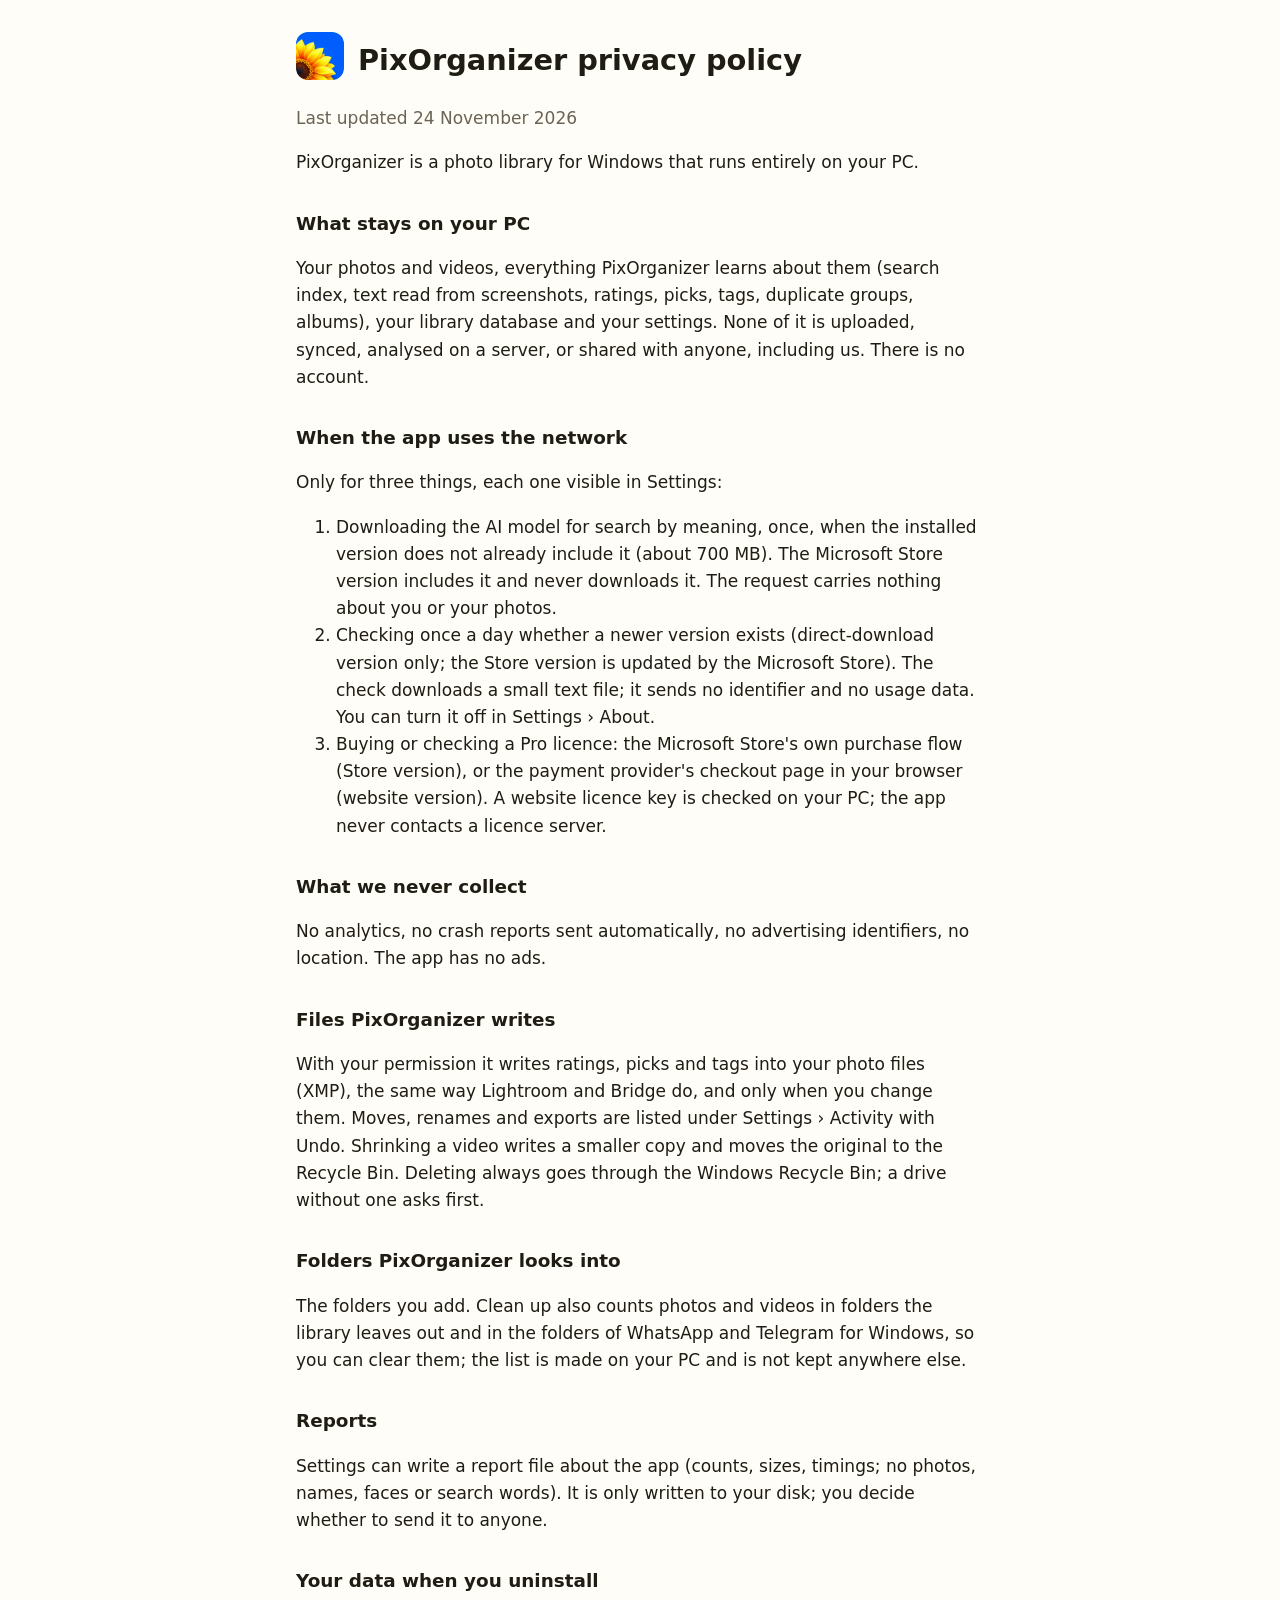
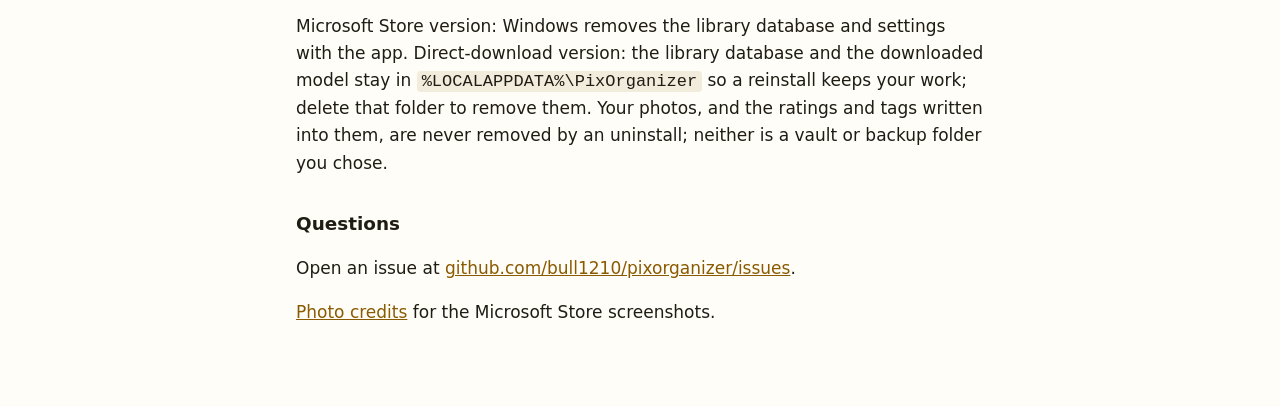
<file: privacy/index.html>
<!doctype html>
<html lang="en">
<head>
<meta charset="utf-8">
<meta name="viewport" content="width=device-width, initial-scale=1">
<title>PixOrganizer privacy policy</title>
<link rel="icon" href="../app_icon.png">
<link rel="stylesheet" href="../style.css">
</head>
<body>
<main>
<header><a href="../"><img src="../app_icon.png" alt="" width="48" height="48"></a><h1>PixOrganizer privacy policy</h1></header>
<p class="muted">Last updated 24 November 2026</p>

<p>PixOrganizer is a photo library for Windows that runs entirely on your PC.</p>

<h2>What stays on your PC</h2>
<p>Your photos and videos, everything PixOrganizer learns about them (search index, text read from screenshots, ratings,
picks, tags, duplicate groups, albums), your library database and your settings. None of it is uploaded, synced,
analysed on a server, or shared with anyone, including us. There is no account.</p>

<h2>When the app uses the network</h2>
<p>Only for three things, each one visible in Settings:</p>
<ol>
<li>Downloading the AI model for search by meaning, once, when the installed version does not already include it
(about 700 MB). The Microsoft Store version includes it and never downloads it. The request carries nothing about you
or your photos.</li>
<li>Checking once a day whether a newer version exists (direct-download version only; the Store version is updated by
the Microsoft Store). The check downloads a small text file; it sends no identifier and no usage data. You can turn it
off in Settings › About.</li>
<li>Buying or checking a Pro licence: the Microsoft Store's own purchase flow (Store version), or the payment
provider's checkout page in your browser (website version). A website licence key is checked on your PC; the app never
contacts a licence server.</li>
</ol>

<h2>What we never collect</h2>
<p>No analytics, no crash reports sent automatically, no advertising identifiers, no location. The app has no ads.</p>

<h2>Files PixOrganizer writes</h2>
<p>With your permission it writes ratings, picks and tags into your photo files (XMP), the same way Lightroom and Bridge
do, and only when you change them. Moves, renames and exports are listed under Settings › Activity with Undo. Shrinking a
video writes a smaller copy and moves the original to the Recycle Bin. Deleting always goes through the Windows Recycle Bin; a drive without one asks first.</p>

<h2>Folders PixOrganizer looks into</h2>
<p>The folders you add. Clean up also counts photos and videos in folders the library leaves out and in the folders of
WhatsApp and Telegram for Windows, so you can clear them; the list is made on your PC and is not kept anywhere else.</p>

<h2>Reports</h2>
<p>Settings can write a report file about the app (counts, sizes, timings; no photos, names, faces or search words). It
is only written to your disk; you decide whether to send it to anyone.</p>

<h2>Your data when you uninstall</h2>
<p>Microsoft Store version: Windows removes the library database and settings with the app. Direct-download version:
the library database and the downloaded model stay in <code>%LOCALAPPDATA%\PixOrganizer</code> so a reinstall keeps
your work; delete that folder to remove them. Your photos, and the ratings and tags written into them, are never removed
by an uninstall; neither is a vault or backup folder you chose.</p>

<h2>Questions</h2>
<p>Open an issue at <a href="https://github.com/bull1210/pixorganizer/issues">github.com/bull1210/pixorganizer/issues</a>.</p>
<p><a href="../credits/">Photo credits</a> for the Microsoft Store screenshots.</p>
</main>
</body>
</html>
</file>
<file: style.css>
:root { --bg: #fffdf7; --fg: #1f1c14; --muted: #6b6455; --link: #8a5a00; --code: #f2ecdc; }
@media (prefers-color-scheme: dark) { :root { --bg: #17150f; --fg: #ece6d6; --muted: #a59d8a; --link: #f2b84b; --code: #2a261c; } }
* { box-sizing: border-box; }
body { margin: 0; background: var(--bg); color: var(--fg); font: 17px/1.6 "Segoe UI", system-ui, sans-serif; }
main { max-width: 720px; margin: 0 auto; padding: 32px 16px 64px; }
header { display: flex; align-items: center; gap: 14px; }
header img { border-radius: 12px; }
h1 { font-size: 1.8rem; margin: 0; }
h2 { font-size: 1.15rem; margin-top: 2rem; }
.lead { font-size: 1.2rem; }
.muted { color: var(--muted); }
a { color: var(--link); }
code { background: var(--code); padding: 1px 5px; border-radius: 4px; word-break: break-all; }

/* Home page */
main.home { max-width: 1040px; }
.hero { margin-top: 1.5rem; }
.tagline { font-size: clamp(1.6rem, 4vw, 2.4rem); font-weight: 600; line-height: 1.2; margin: 0 0 .6rem; }
.store { margin: 1.2rem 0; }
.store img { display: block; height: auto; }
.demo { display: block; width: 100%; height: auto; border-radius: 12px; background: #111; box-shadow: 0 8px 30px rgba(0,0,0,.25); }
.points { display: grid; grid-template-columns: repeat(auto-fit, minmax(240px, 1fr)); gap: 8px 28px; margin-top: 1.5rem; }
.points h2 { margin-bottom: .3rem; }
.points p { margin-top: 0; }
.shots { display: grid; gap: 28px; margin-top: 2rem; }
.shots figure { margin: 0; }
.shots img { display: block; width: 100%; height: auto; border-radius: 10px; box-shadow: 0 4px 18px rgba(0,0,0,.2); }
.shots figcaption { color: var(--muted); margin-top: .4rem; }
footer { margin-top: 2rem; color: var(--muted); }
</file>
